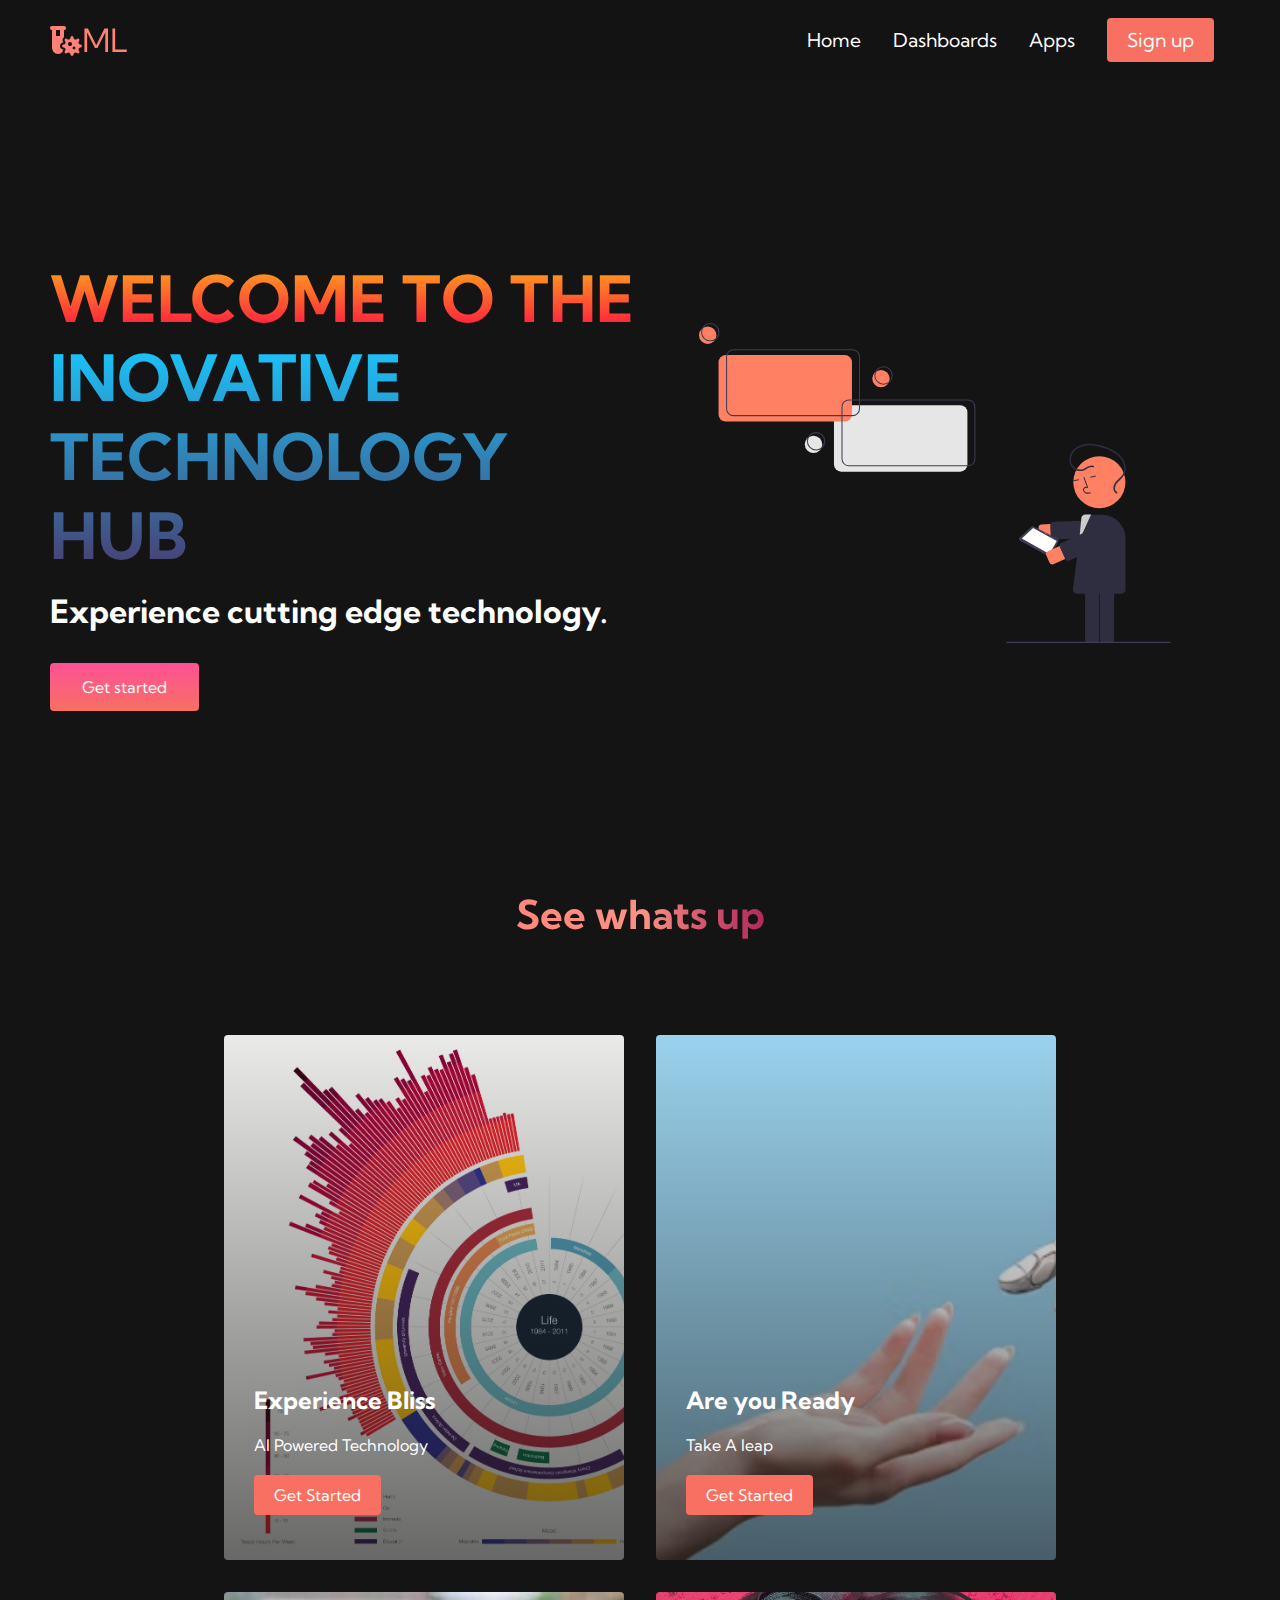
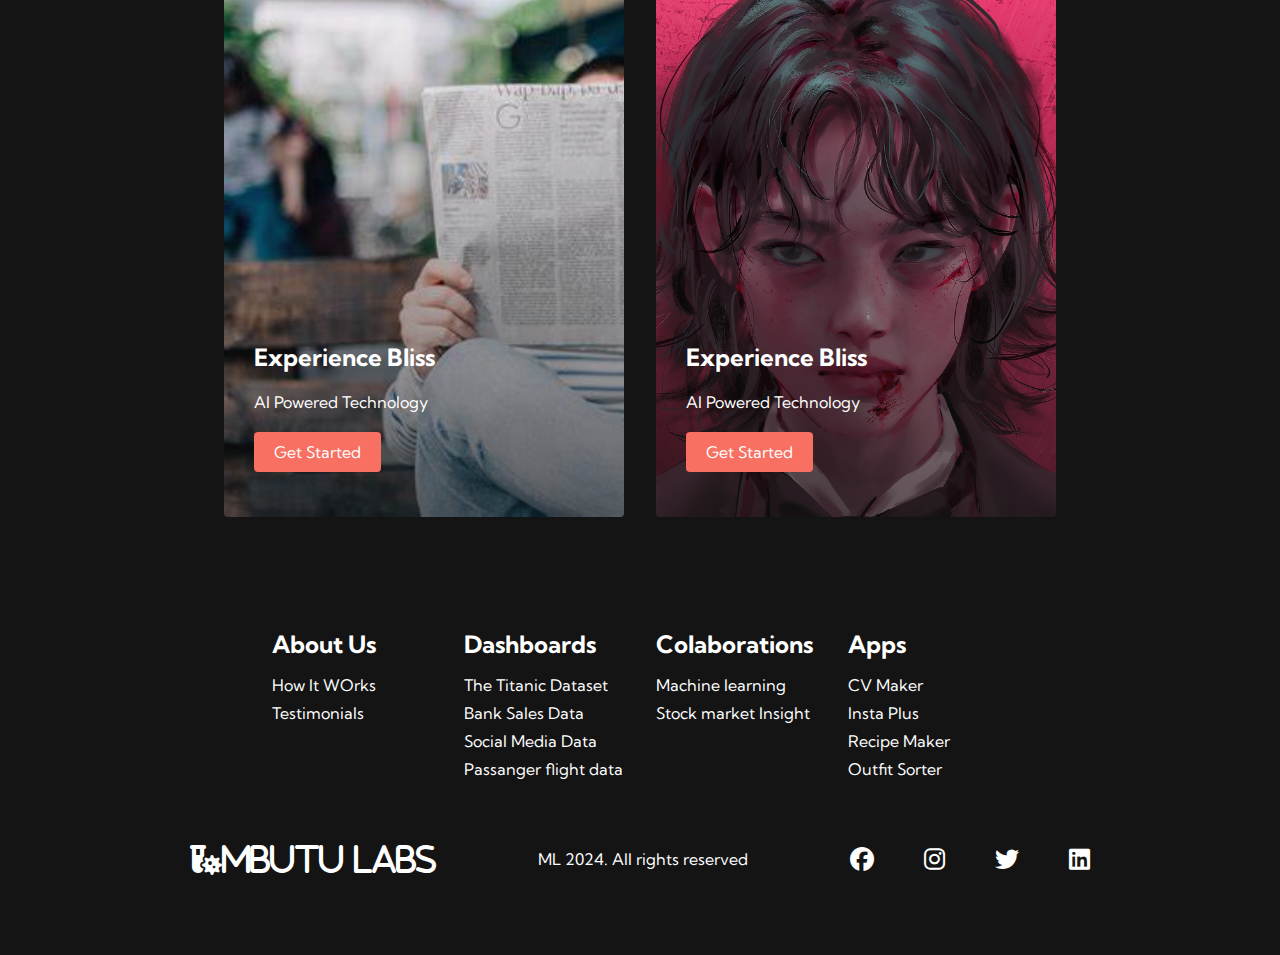
<file: index.html>
<!DOCTYPE html>
<html lang="en">
<head>
    <meta charset="UTF-8">
    <meta name="viewport" content="width=device-width, initial-scale=1.0">
    <title>Mbutu Labs</title>
    <link rel="stylesheet" href="style.css"/>
    <link rel="preconnect" href="https://fonts.googleapis.com">
    <link rel="preconnect" href="https://fonts.gstatic.com" crossorigin>
    <link href="https://fonts.googleapis.com/css2?family=Kumbh+Sans:wght@100..900&display=swap" rel="stylesheet">
    <link rel="stylesheet" href="https://cdnjs.cloudflare.com/ajax/libs/font-awesome/6.2.0/css/all.min.css">
    <link rel="stylesheet" href="https://github.com/PaulMbutu/mbutu_labs.io/tree/main/images">
</head>
<body>
    <nav class="navbar">
        <div class="navbar__container">
            <a href="/" id="navbar__logo"><i class="fa-solid fa-vial-virus"></i>ML</a>
            <div class="navbar__toggle" id="mobile-menu">
                <span class="bar"></span>
                <span class="bar"></span>
                <span class="bar"></span>
            </div>
            <ul class="navbar__menu">
                <li class="navbar__item">
                    <a href="Home.html" class="navbar__links">Home</a>
                </li>
                <li class="navbar__item">
                    <a href="Dashboards.html" class="navbar__links">Dashboards</a>
                </li>
                <li class="navbar__item">
                    <a href="Apps.html" class="navbar__links">Apps</a>
                </li>
                <li class="navbar__btn">
                    <a href="Home.html" class="button">Sign up</a>
                </li>
            </ul>
        </div>
    </nav>
    <div class="main">
        <div class="main__container">
            <div class="main__content">
                <h1>WELCOME TO THE </h1>
                <h2>INOVATIVE TECHNOLOGY HUB</h2>
                <p>Experience cutting edge technology.</p>
                <button class="main__btn">
                    <a href="Home.html">Get started</a>
                </button>
            </div>
            <div class="main__img__container">
                <img src="images/pic1.svg" alt="image" id="main__img">
            </div>
        </div>
    </div>
    <!-----Services Section-->
    <div class="services">
        <h1>See whats up</h1>
        <div class="services__container">
            <div class="services__card">
                <h2>Experience Bliss</h2>
                <p>AI Powered Technology</p>
                <button>Get Started</button>
            </div>
            <div class="services__card">
                <h2>Are you Ready</h2>
                <p>Take A leap</p>
                <button>Get Started</button>
            </div>
            <div class="services__card">
                <h2>Experience Bliss</h2>
                <p>AI Powered Technology</p>
                <button>Get Started</button>
            </div>
            <div class="services__card">
                <h2>Experience Bliss</h2>
                <p>AI Powered Technology</p>
                <button>Get Started</button>
            </div>
        </div>
    </div>

    <!-----Footer Section-->
    <div class="footer__container">
        <div class="footer__links">
            <div class="footer__link__wrapper">
                <div class="footer__link__items">
                    <h2>About Us</h2>
                    <a href="">How It WOrks</a>
                    <a href="">Testimonials</a>
                </div>
                <div class="footer__link__items">
                    <h2>Dashboards</h2>
                    <a href="">The Titanic Dataset</a>
                    <a href="">Bank Sales Data</a>
                    <a href="">Social Media Data</a>
                    <a href="">Passanger flight data</a>
                </div>
                <div class="footer__link__items">
                    <h2>Colaborations</h2>
                    <a href="">Machine learning</a>
                    <a href="">Stock market Insight</a>
                </div>
                <div class="footer__link__items">
                    <h2>Apps</h2>
                    <a href="">CV Maker</a>
                    <a href="">Insta Plus</a>
                    <a href="">Recipe Maker</a>
                    <a href="">Outfit Sorter</a>
                </div>
            </div>
        </div>
        <div class="social__media">
            <div class="social__media__wrap">
                <div class="footer__logo">
                    <a href="/" id="footer__logo">
                        <i class="fa-solid fa-vial-virus">Mbutu Labs</i>
                    </a>
                </div>
                <p class="website__rights">ML 2024. All rights reserved</p>
                <div class="social__icons">
                    <a href="https://www.facebook.com/profile.php?id=100081773711823" class="social__icon__link" target="_blank"><i class="fab fa-facebook"></i></a>
                    <a href="https://www.instagram.com/chester.black/" class="social__icon__link" target="_blank"><i class="fab fa-instagram"></i></a>
                    <a href="https://twitter.com/Pau__Paul" class="social__icon__link" target="_blank"><i class="fab fa-twitter"></i></a>
                    <a href="https://www.linkedin.com/in/paul-mutisya-89713a23a/" class="social__icon__link" target="_blank"><i class="fab fa-linkedin"></i></a>
                </div>
            </div>
        </div>
    </div>
    <script src="app.js"></script>
</body>
</html>
</file>
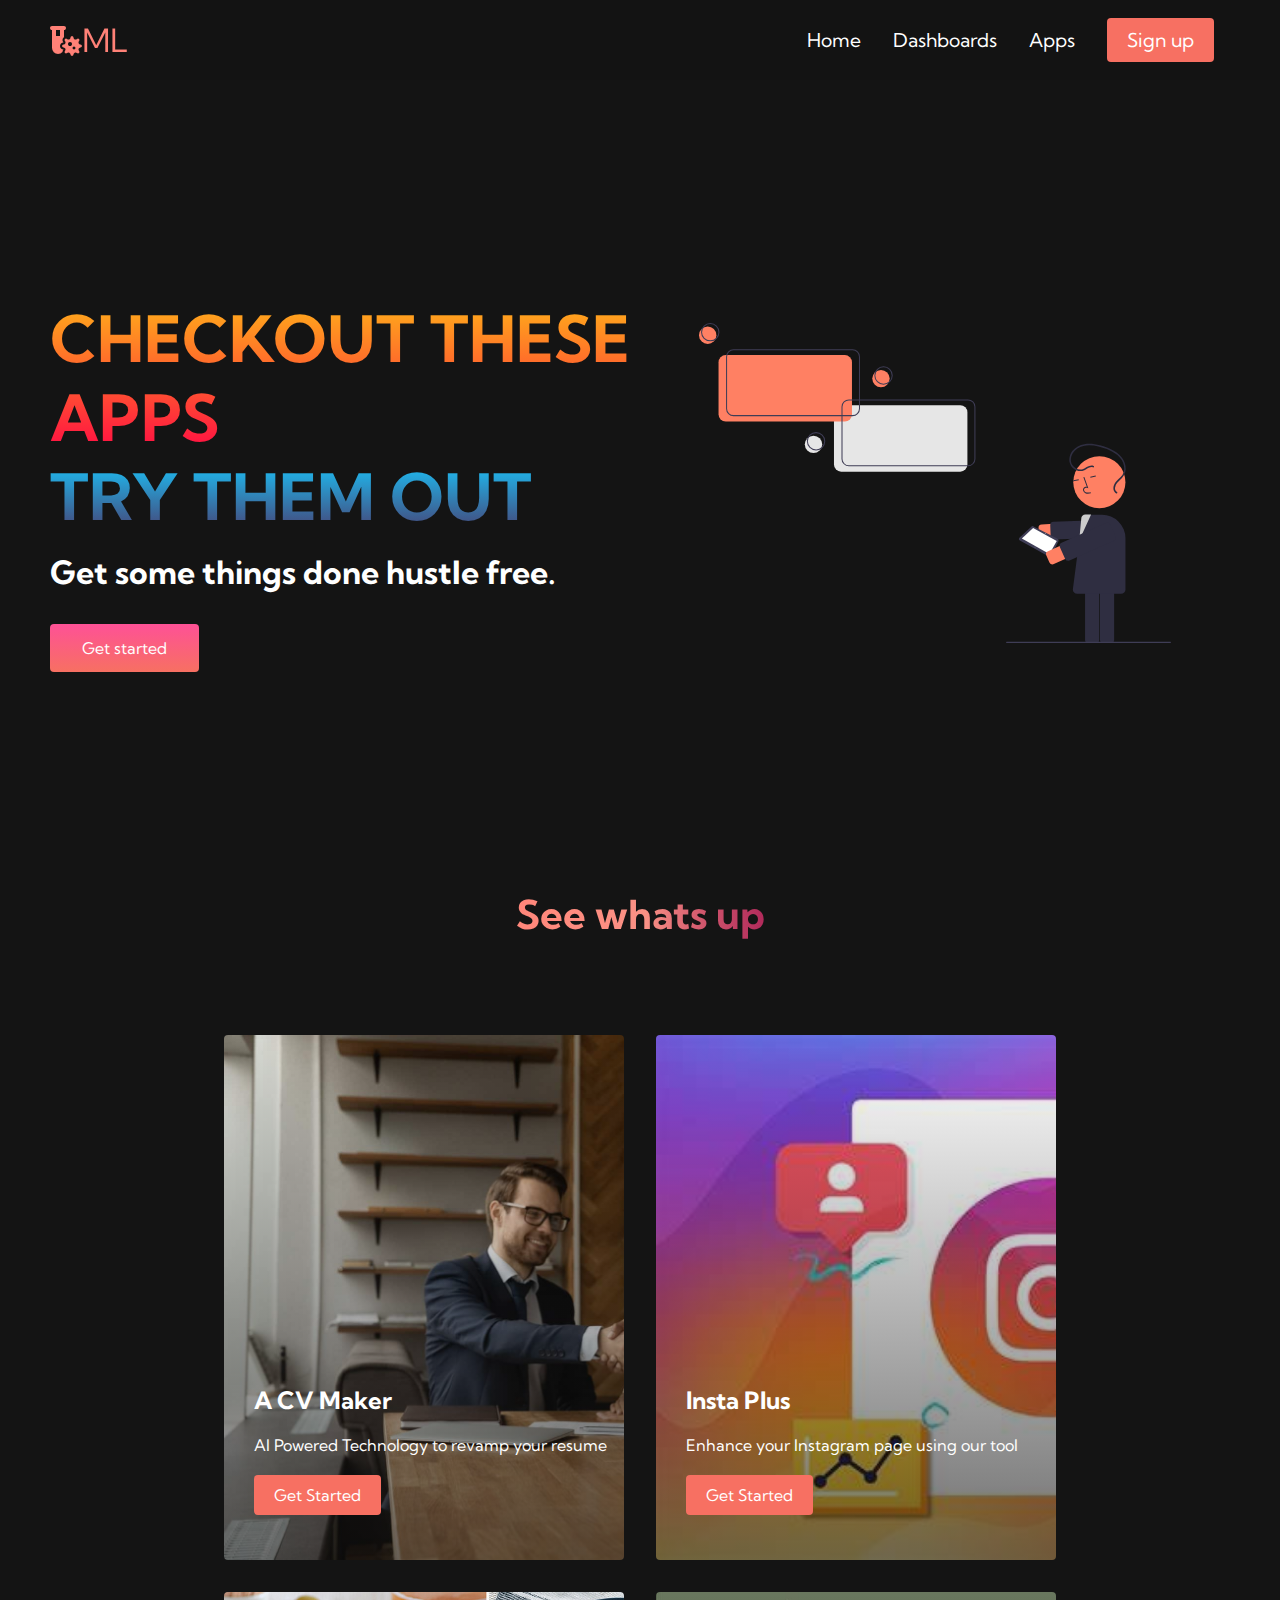
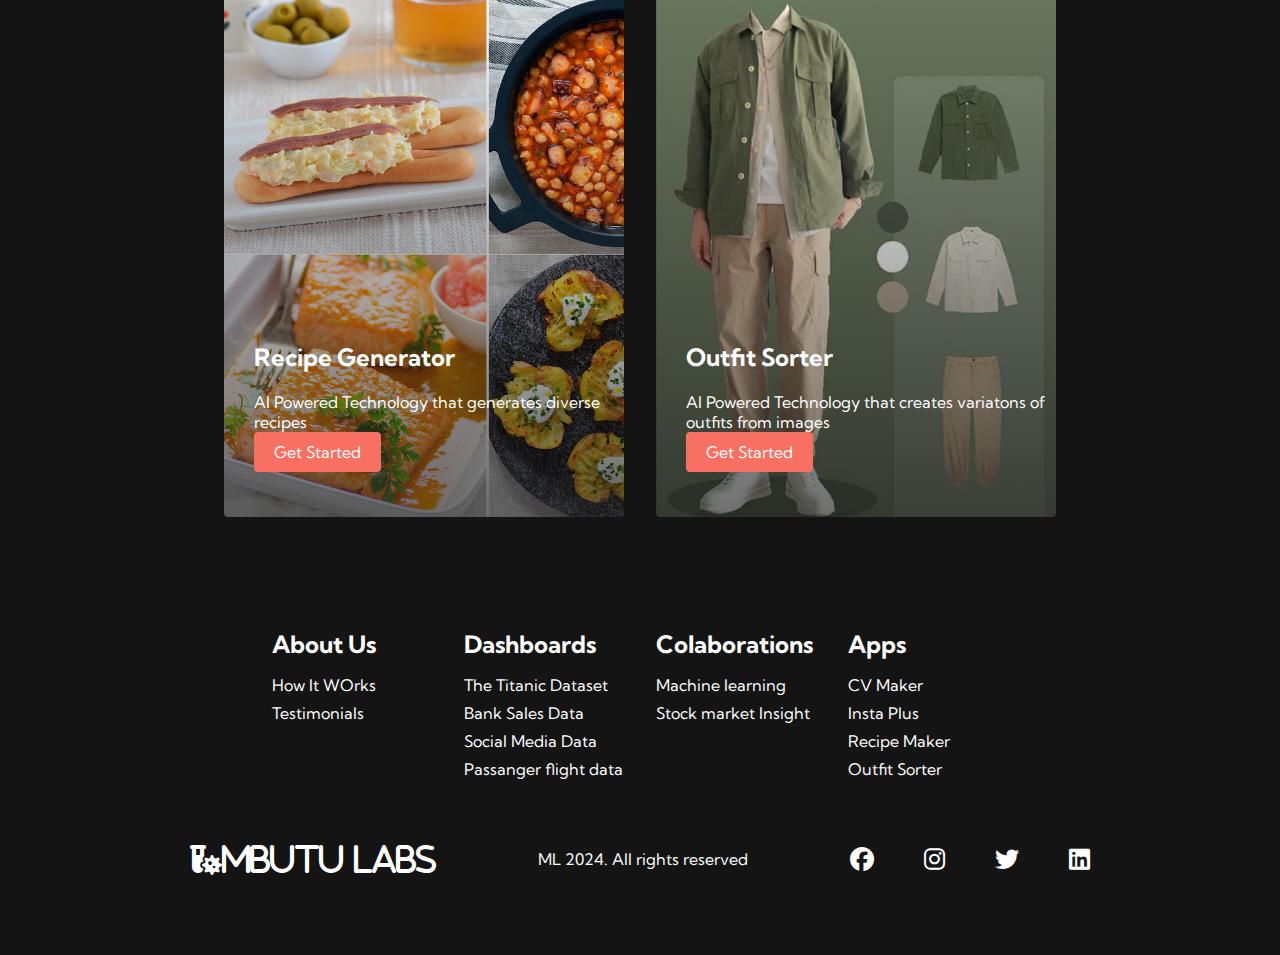
<file: Apps.html>
<!DOCTYPE html>
<html lang="en">
<head>
    <meta charset="UTF-8">
    <meta name="viewport" content="width=device-width, initial-scale=1.0">
    <title>Mbutu Labs</title>
    <link rel="stylesheet" href="style_apps.css"/>
    <link rel="preconnect" href="https://fonts.googleapis.com">
    <link rel="preconnect" href="https://fonts.gstatic.com" crossorigin>
    <link href="https://fonts.googleapis.com/css2?family=Kumbh+Sans:wght@100..900&display=swap" rel="stylesheet">
    <link rel="stylesheet" href="https://cdnjs.cloudflare.com/ajax/libs/font-awesome/6.2.0/css/all.min.css">
    <link rel="stylesheet" href="https://github.com/PaulMbutu/mbutu_labs.io/tree/main/images">
</head>
<body>
    <nav class="navbar">
        <div class="navbar__container">
            <a href="/" id="navbar__logo"><i class="fa-solid fa-vial-virus"></i>ML</a>
            <div class="navbar__toggle" id="mobile-menu">
                <span class="bar"></span>
                <span class="bar"></span>
                <span class="bar"></span>
            </div>
            <ul class="navbar__menu">
                <li class="navbar__item">
                    <a href="Home.html" class="navbar__links">Home</a>
                </li>
                <li class="navbar__item">
                    <a href="Dashboards.html" class="navbar__links">Dashboards</a>
                </li>
                <li class="navbar__item">
                    <a href="Apps.html" class="navbar__links">Apps</a>
                </li>
                <li class="navbar__btn">
                    <a href="Home.html" class="button">Sign up</a>
                </li>
            </ul>
        </div>
    </nav>
    <div class="main">
        <div class="main__container">
            <div class="main__content">
                <h1>CHECKOUT THESE APPS</h1>
                <h2>TRY THEM OUT</h2>
                <p>Get some things done hustle free.</p>
                <button class="main__btn">
                    <a href="Home.html">Get started</a>
                </button>
            </div>
            <div class="main__img__container">
                <img src="images/pic1.svg" alt="image" id="main__img">
            </div>
        </div>
    </div>
    <!-----Services Section-->
    <div class="services">
        <h1>See whats up</h1>
        <div class="services__container">
            <div class="services__card">
                <h2>A CV Maker</h2>
                <p>AI Powered Technology to revamp your resume</p>
                <a href=Apps_CV_maker.html></a>
                <button>Get Started</button>
            </div>
            <div class="services__card">
                <h2>Insta Plus</h2>
                <p>Enhance your Instagram page using our tool</p>
                <a href=Apps_Insta_plus.html></a>
                <button>Get Started</button>
            </div>
            <div class="services__card">
                <h2>Recipe Generator</h2>
                <p>AI Powered Technology that generates diverse recipes</p>
                <a href=Apps_Recipe_app.html></a>
                <button>Get Started</button>
            </div>
            <div class="services__card">
                <h2>Outfit Sorter</h2>
                <p>AI Powered Technology that creates variatons of outfits from images</p>
                <a href=Apps_Outfit.html></a>
                <button>Get Started</button>
            </div>
        </div>
    </div>

    <!-----Footer Section-->
    <div class="footer__container">
        <div class="footer__links">
            <div class="footer__link__wrapper">
                <div class="footer__link__items">
                    <h2>About Us</h2>
                    <a href="">How It WOrks</a>
                    <a href="">Testimonials</a>
                </div>
                <div class="footer__link__items">
                    <h2>Dashboards</h2>
                    <a href="">The Titanic Dataset</a>
                    <a href="">Bank Sales Data</a>
                    <a href="">Social Media Data</a>
                    <a href="">Passanger flight data</a>
                </div>
                <div class="footer__link__items">
                    <h2>Colaborations</h2>
                    <a href="">Machine learning</a>
                    <a href="">Stock market Insight</a>
                </div>
                <div class="footer__link__items">
                    <h2>Apps</h2>
                    <a href="">CV Maker</a>
                    <a href="">Insta Plus</a>
                    <a href="">Recipe Maker</a>
                    <a href="">Outfit Sorter</a>
                </div>
            </div>
        </div>
        <div class="social__media">
            <div class="social__media__wrap">
                <div class="footer__logo">
                    <a href="/" id="footer__logo">
                        <i class="fa-solid fa-vial-virus">Mbutu Labs</i>
                    </a>
                </div>
                <p class="website__rights">ML 2024. All rights reserved</p>
                <div class="social__icons">
                    <a href="https://www.facebook.com/profile.php?id=100081773711823" class="social__icon__link" target="_blank"><i class="fab fa-facebook"></i></a>
                    <a href="https://www.instagram.com/chester.black/" class="social__icon__link" target="_blank"><i class="fab fa-instagram"></i></a>
                    <a href="https://twitter.com/Pau__Paul" class="social__icon__link" target="_blank"><i class="fab fa-twitter"></i></a>
                    <a href="https://www.linkedin.com/in/paul-mutisya-89713a23a/" class="social__icon__link" target="_blank"><i class="fab fa-linkedin"></i></a>
                </div>
            </div>
        </div>
    </div>
    <script src="app.js"></script>
</body>
</html>
</file>
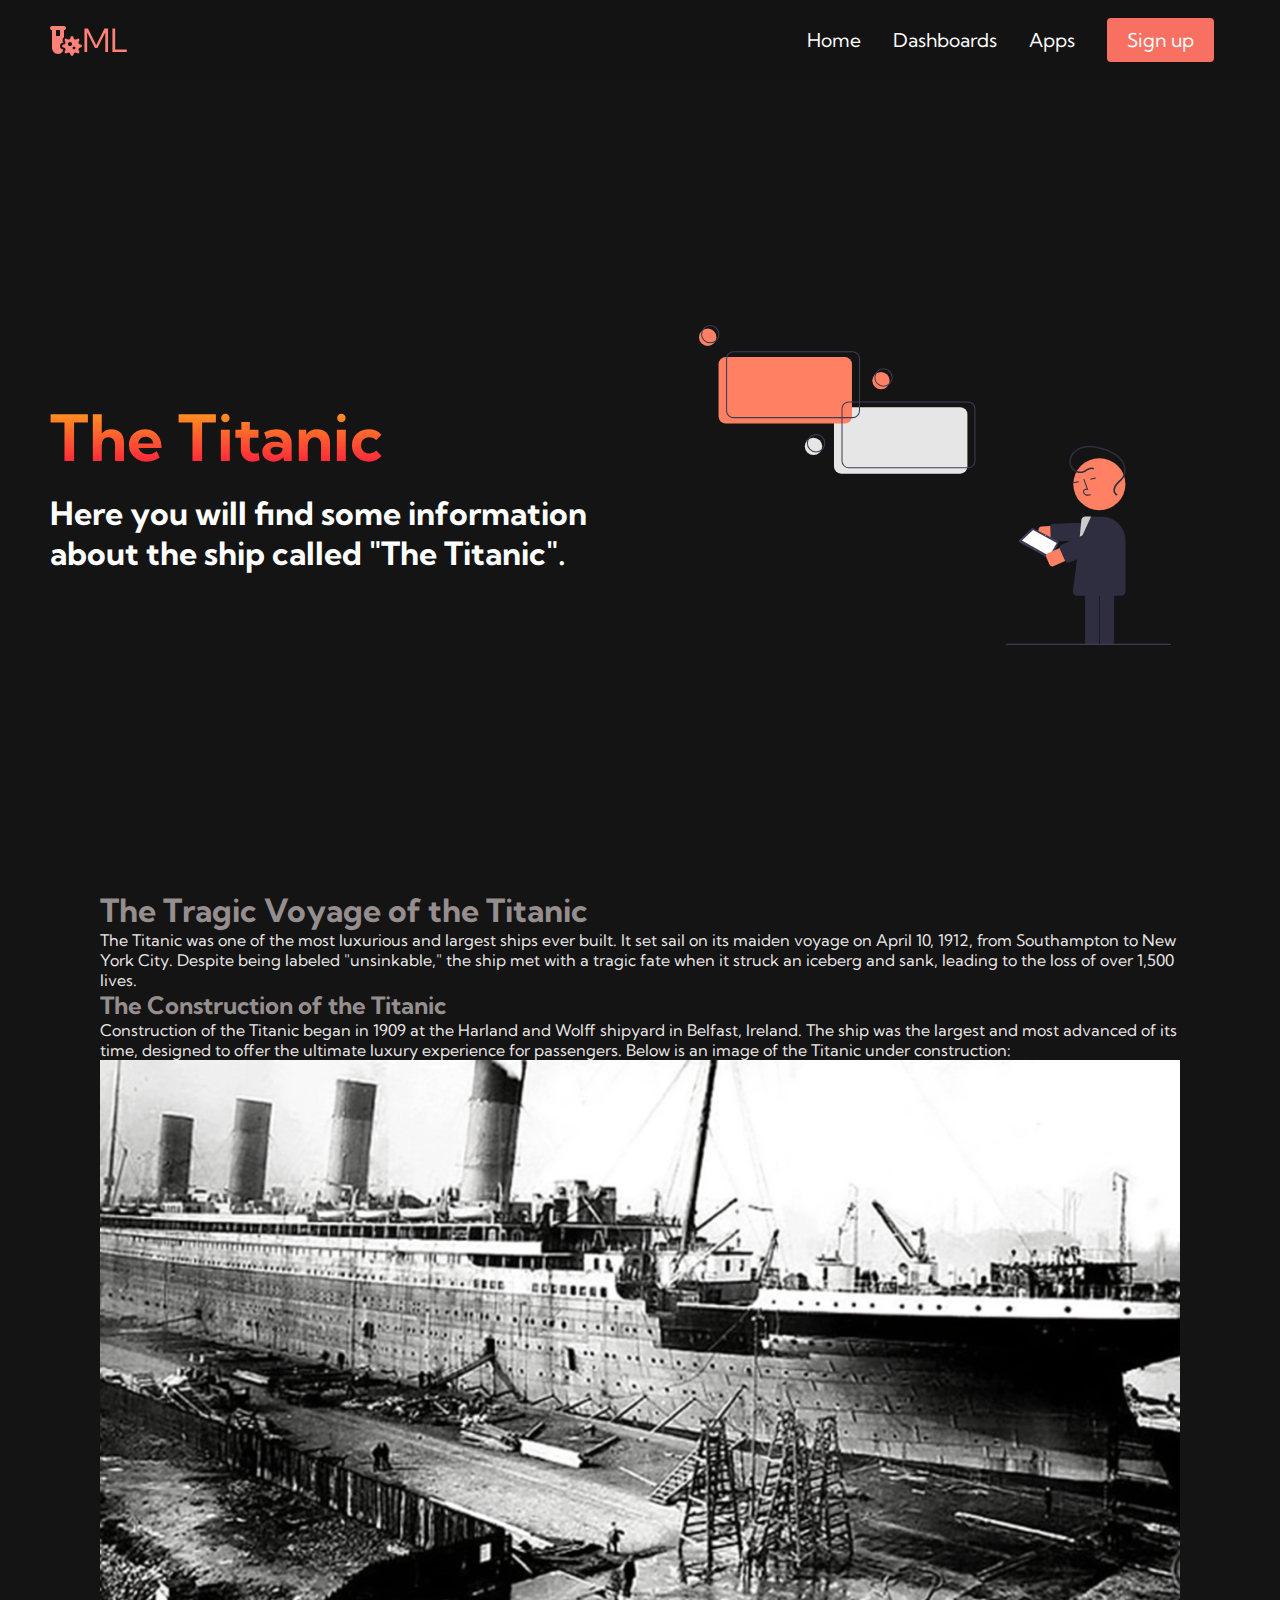
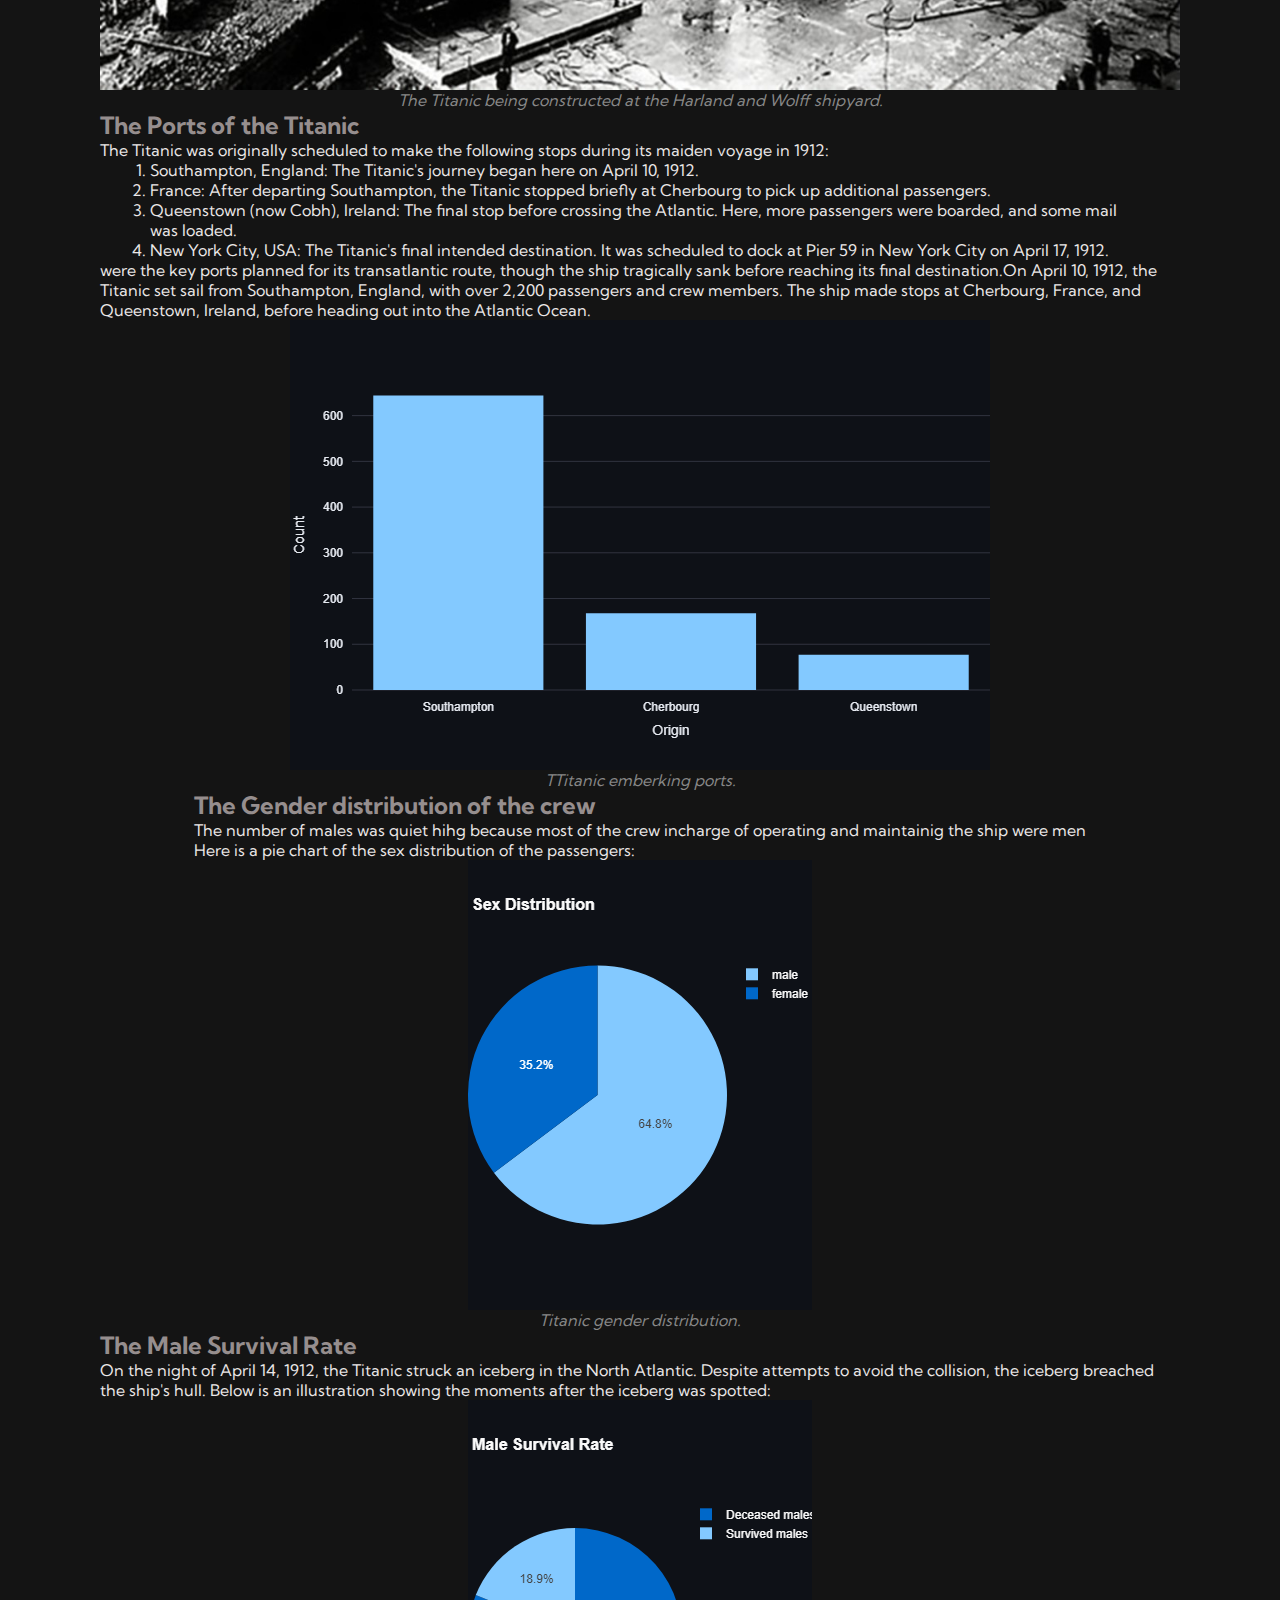
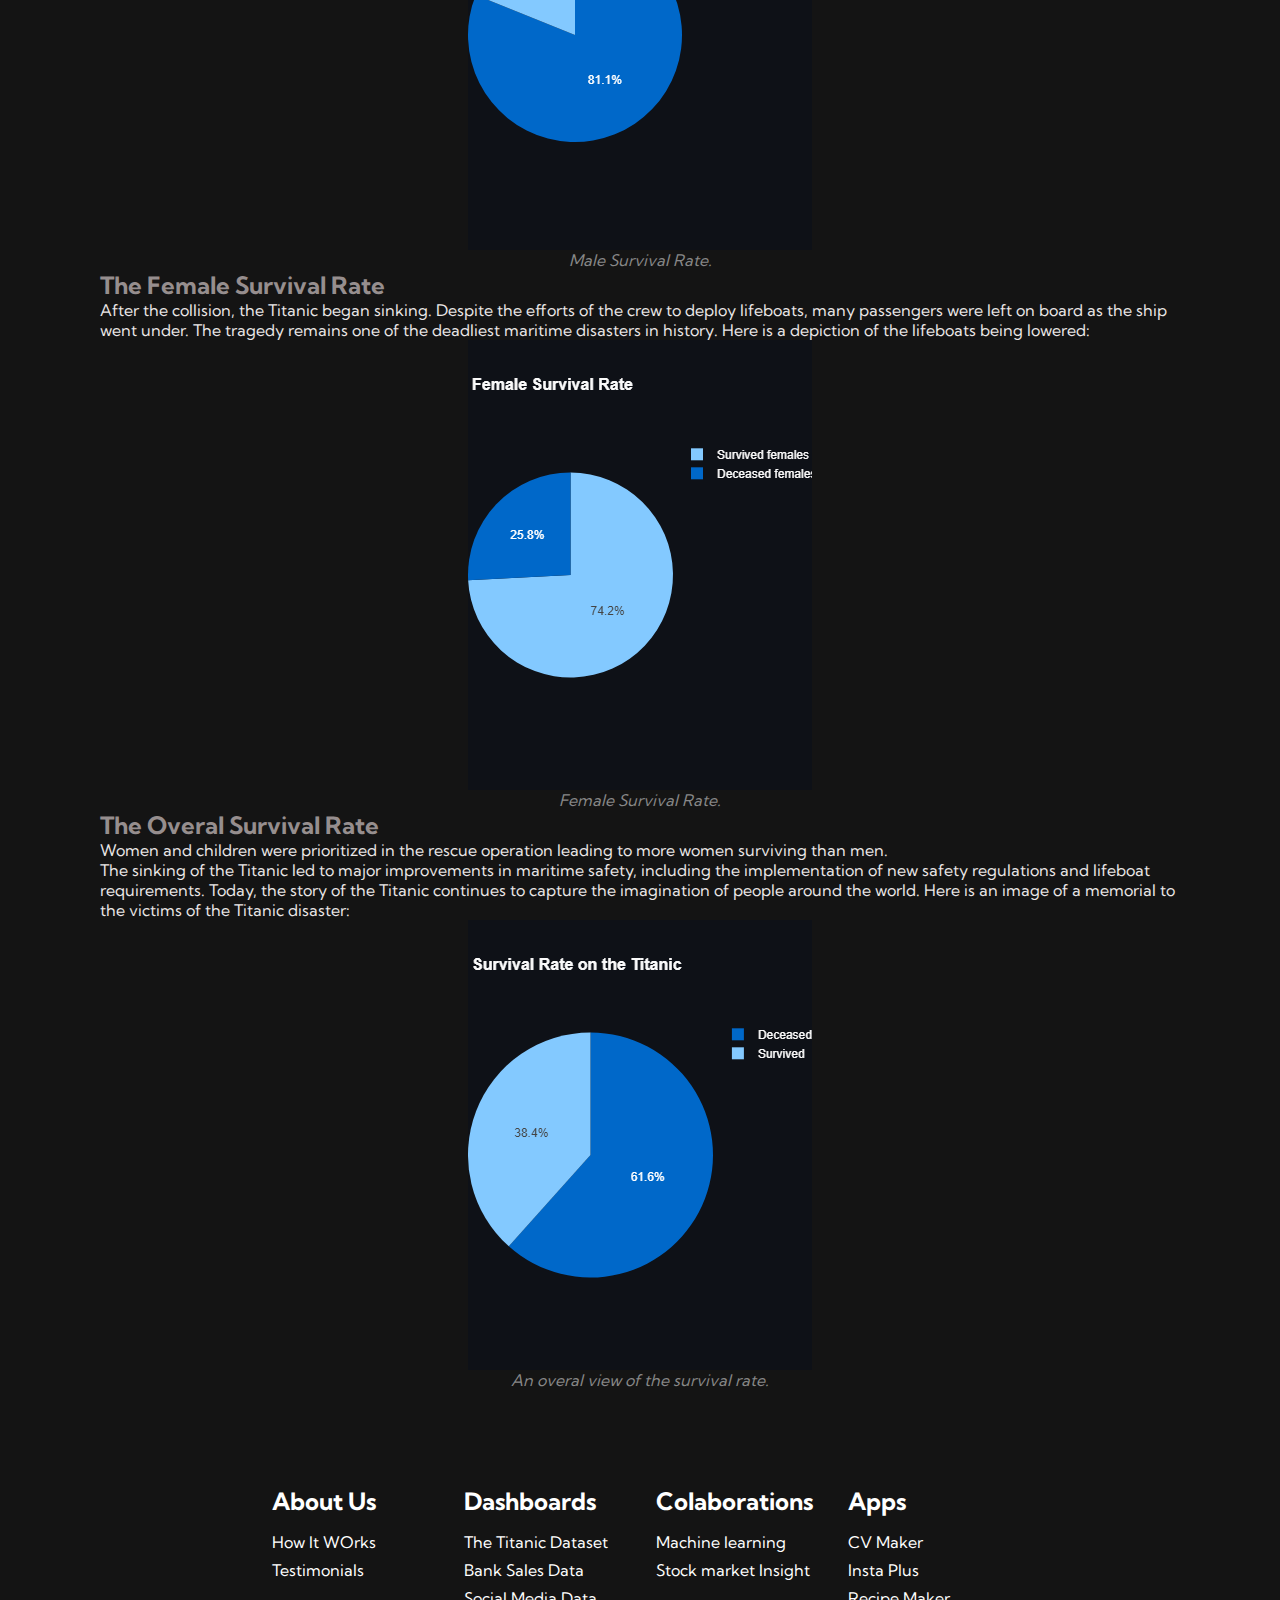
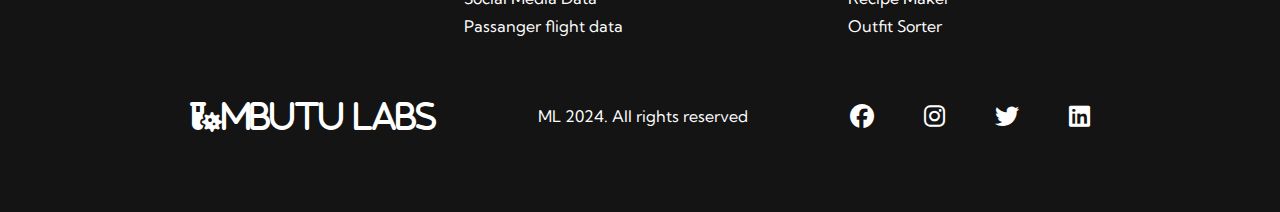
<file: Apps_CV_maker.html>
<!DOCTYPE html>
<html lang="en">
<head>
    <meta charset="UTF-8">
    <meta name="viewport" content="width=device-width, initial-scale=1.0">
    <title>Mbutu Labs</title>
    <link rel="stylesheet" href="style_dashboards_titanic.css"/>
    <link rel="preconnect" href="https://fonts.googleapis.com">
    <link rel="preconnect" href="https://fonts.gstatic.com" crossorigin>
    <link href="https://fonts.googleapis.com/css2?family=Kumbh+Sans:wght@100..900&display=swap" rel="stylesheet">
    <link rel="stylesheet" href="https://cdnjs.cloudflare.com/ajax/libs/font-awesome/6.2.0/css/all.min.css">
    <link rel="stylesheet" href="https://github.com/PaulMbutu/mbutu_labs.io/tree/main/images">

</head>
<body>
    <nav class="navbar">
        <div class="navbar__container">
            <a href="/" id="navbar__logo"><i class="fa-solid fa-vial-virus"></i>ML</a>
            <div class="navbar__toggle" id="mobile-menu">
                <span class="bar"></span>
                <span class="bar"></span>
                <span class="bar"></span>
            </div>
            <ul class="navbar__menu">
                <li class="navbar__item">
                    <a href="Home.html" class="navbar__links">Home</a>
                </li>
                <li class="navbar__item">
                    <a href="Dashboards.html" class="navbar__links">Dashboards</a>
                </li>
                <li class="navbar__item">
                    <a href="Apps.html" class="navbar__links">Apps</a>
                </li>
                <li class="navbar__btn">
                    <a href="Dashboards.html" class="button">Sign up</a>
                </li>
            </ul>
        </div>
    </nav>
    <div class="main">
        <div class="main__container">
            <div class="main__content">
                <h1>The Titanic</h1>
                <p>Here you will find some information about the ship called "The Titanic".</p>
            </div>
            <div class="main__img__container">
                <img src="images/pic1.svg" alt="image" id="main__img">
            </div>
        </div>
    </div>
    <!---Article section--->
    <div class="article_container">
        <article>
            <div class="article-section">
                <h1>The Tragic Voyage of the Titanic</h1>
    
                <p>The Titanic was one of the most luxurious and largest ships ever built. It set sail on its maiden voyage on April 10, 1912, from Southampton to New York City. Despite being labeled "unsinkable," the ship met with a tragic fate when it struck an iceberg and sank, leading to the loss of over 1,500 lives.</p>
                
            </div>
            <div class="article-section">
                <h2>The Construction of the Titanic</h2>
                <p>Construction of the Titanic began in 1909 at the Harland and Wolff shipyard in Belfast, Ireland. The ship was the largest and most advanced of its time, designed to offer the ultimate luxury experience for passengers. Below is an image of the Titanic under construction:</p>
                <img src="images/titanic_construction.jpeg" alt="Titanic emberking ports">
                <div class="caption">The Titanic being constructed at the Harland and Wolff shipyard.</div>
            </div>

            <div class="article-section">
                <h2>The Ports of the Titanic</h2>
                <p>The Titanic was originally scheduled to make the following stops during its maiden voyage in 1912:</p>
                <ol class="inline-flex-list">
                    <li>Southampton, England: The Titanic's journey began here on April 10, 1912.</li>
                    <li>France: After departing Southampton, the Titanic stopped briefly at Cherbourg to pick up additional passengers.</li>
                    <li>Queenstown (now Cobh), Ireland: The final stop before crossing the Atlantic. Here, more passengers were boarded, and some mail was loaded.</li>
                    <li>New York City, USA: The Titanic's final intended destination. It was scheduled to dock at Pier 59 in New York City on April 17, 1912.</li>
                </ol>
                <p>were the key ports planned for its transatlantic route, though the ship tragically sank before reaching its final destination.On April 10, 1912, the Titanic set sail from Southampton, England, with over 2,200 passengers and crew members. The ship made stops at Cherbourg, France, and Queenstown, Ireland, before heading out into the Atlantic Ocean.</p>
                <img src="images/titanic_ports.png" alt="Titanic emberking ports">
                <div class="caption">TTitanic emberking ports.</div>
            </div>

    
            <div class="article-section">
                <h2>The Gender distribution of the crew</h2>
                <p>The number of males was quiet hihg because most of the crew  incharge of operating and maintainig the ship were men</p>
                <p> Here is a pie chart of the sex distribution of the passengers:</p>
                <img src="images/titanic_sex_distribution.png" alt="Titanic gender distribution">
                <div class="caption">Titanic gender distribution.</div>
            </div>
    
            <div class="article-section">
                <h2>The Male Survival Rate</h2>
                <p>On the night of April 14, 1912, the Titanic struck an iceberg in the North Atlantic. Despite attempts to avoid the collision, the iceberg breached the ship's hull. Below is an illustration showing the moments after the iceberg was spotted:</p>
                <div class="article_image">
                    <img src="images/titanic_male_survival_rate.png" alt="Male Survival Rate"> 
                </div>
                <div class="caption">Male Survival Rate.</div>
            </div>
    
            <div class="article-section">
                <h2>The Female Survival Rate</h2>
                <p>After the collision, the Titanic began sinking. Despite the efforts of the crew to deploy lifeboats, many passengers were left on board as the ship went under. The tragedy remains one of the deadliest maritime disasters in history. Here is a depiction of the lifeboats being lowered:</p>
                <img src="images/titanic_female_survival_rate.png" alt="Female Survival Rate">
                <div class="caption">Female Survival Rate.</div>
            </div>
    
            <div class="article-section">
                <h2>The Overal Survival Rate</h2>
                <p>Women and children were prioritized in the rescue operation leading to more women surviving than men.</p>
                <p>The sinking of the Titanic led to major improvements in maritime safety, including the implementation of new safety regulations and lifeboat requirements. Today, the story of the Titanic continues to capture the imagination of people around the world. Here is an image of a memorial to the victims of the Titanic disaster:</p>
                <img src="images/titanic_survival_rate.png" alt="An overal view of the survival rate">
                <div class="caption">An overal view of the survival rate.</div>
            </div>
        </article>
    </div>


    <!-----Footer Section-->
    <div class="footer__container">
        <div class="footer__links">
            <div class="footer__link__wrapper">
                <div class="footer__link__items">
                    <h2>About Us</h2>
                    <a href="">How It WOrks</a>
                    <a href="">Testimonials</a>
                </div>
                <div class="footer__link__items">
                    <h2>Dashboards</h2>
                    <a href="">The Titanic Dataset</a>
                    <a href="">Bank Sales Data</a>
                    <a href="">Social Media Data</a>
                    <a href="">Passanger flight data</a>
                </div>
                <div class="footer__link__items">
                    <h2>Colaborations</h2>
                    <a href="">Machine learning</a>
                    <a href="">Stock market Insight</a>
                </div>
                <div class="footer__link__items">
                    <h2>Apps</h2>
                    <a href="">CV Maker</a>
                    <a href="">Insta Plus</a>
                    <a href="">Recipe Maker</a>
                    <a href="">Outfit Sorter</a>
                </div>
            </div>
        </div>
        <div class="social__media">
            <div class="social__media__wrap">
                <div class="footer__logo">
                    <a href="/" id="footer__logo">
                        <i class="fa-solid fa-vial-virus">Mbutu Labs</i>
                    </a>
                </div>
                <p class="website__rights">ML 2024. All rights reserved</p>
                <div class="social__icons">
                    <a href="https://www.facebook.com/profile.php?id=100081773711823" class="social__icon__link" target="_blank"><i class="fab fa-facebook"></i></a>
                    <a href="https://www.instagram.com/chester.black/" class="social__icon__link" target="_blank"><i class="fab fa-instagram"></i></a>
                    <a href="https://twitter.com/Pau__Paul" class="social__icon__link" target="_blank"><i class="fab fa-twitter"></i></a>
                    <a href="https://www.linkedin.com/in/paul-mutisya-89713a23a/" class="social__icon__link" target="_blank"><i class="fab fa-linkedin"></i></a>
                </div>
            </div>
        </div>
    </div>
    <script src="app.js"></script>
</body>
</html>
</file>
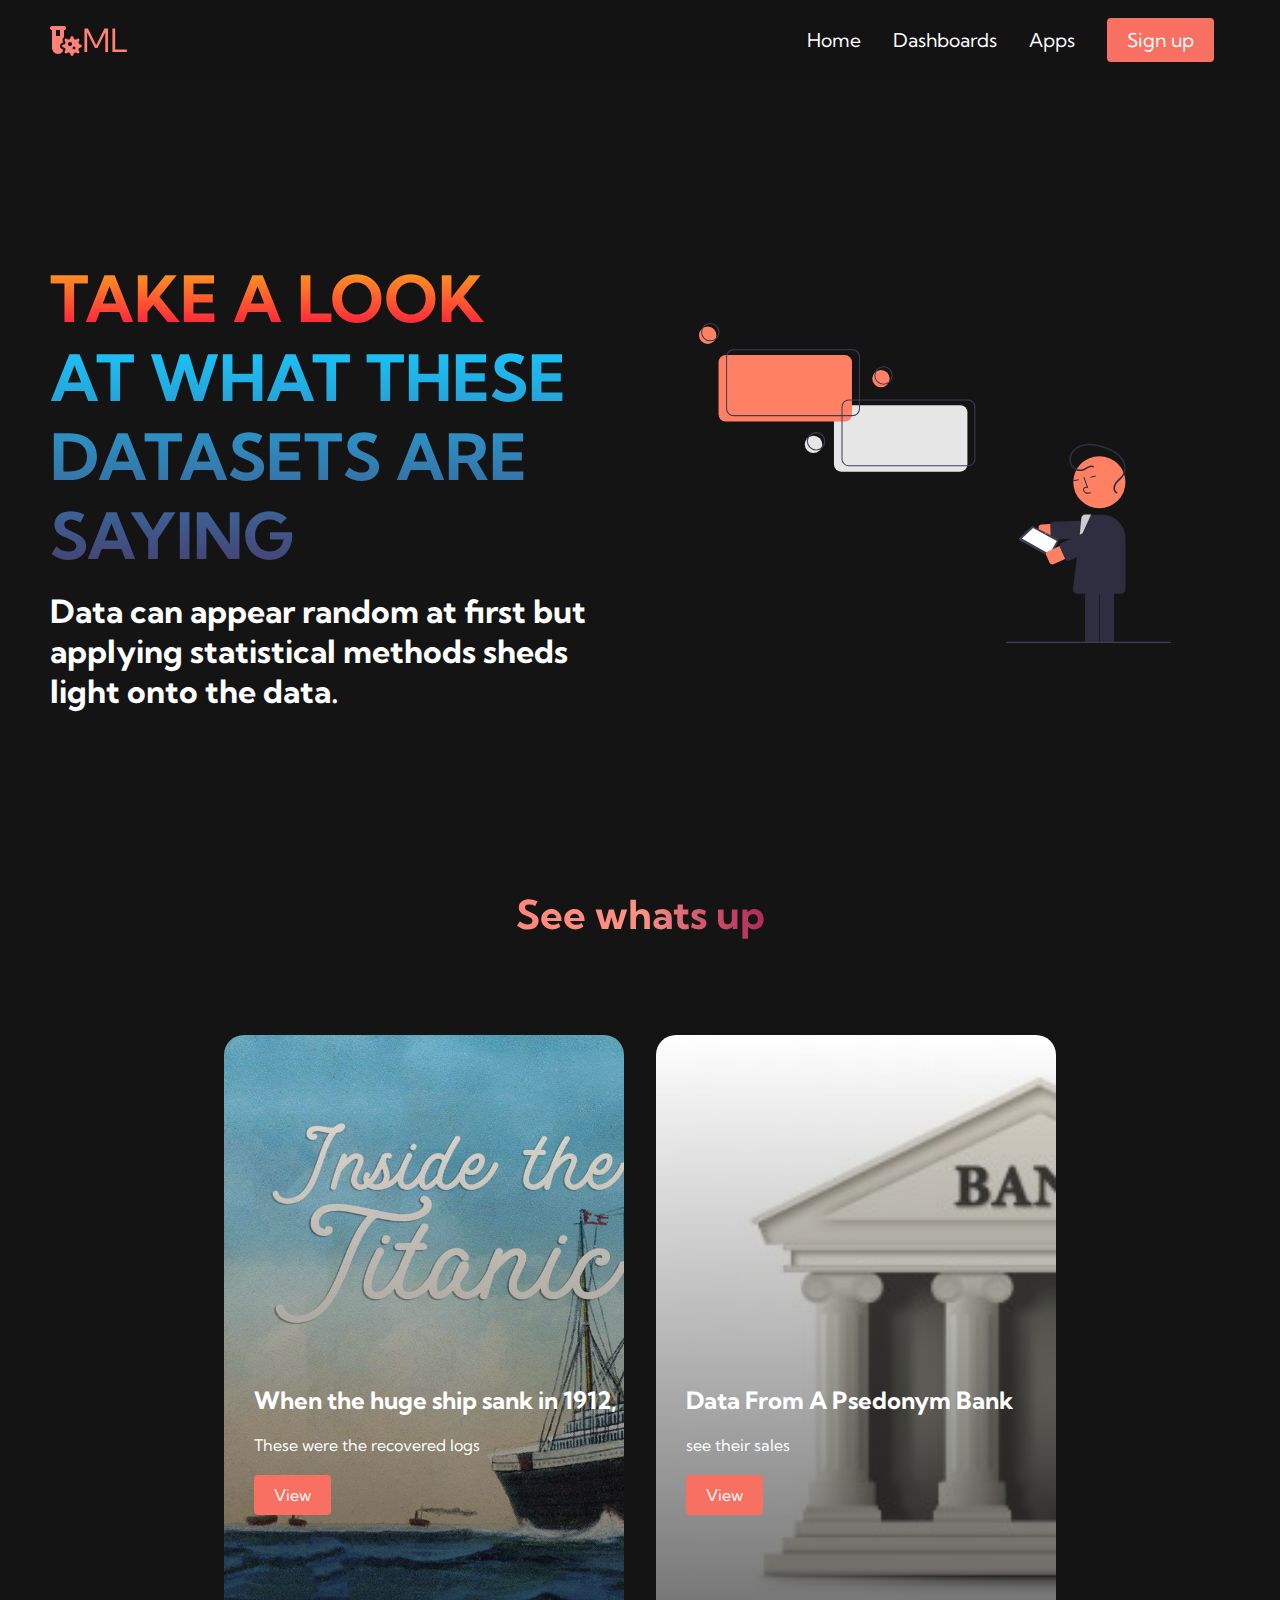
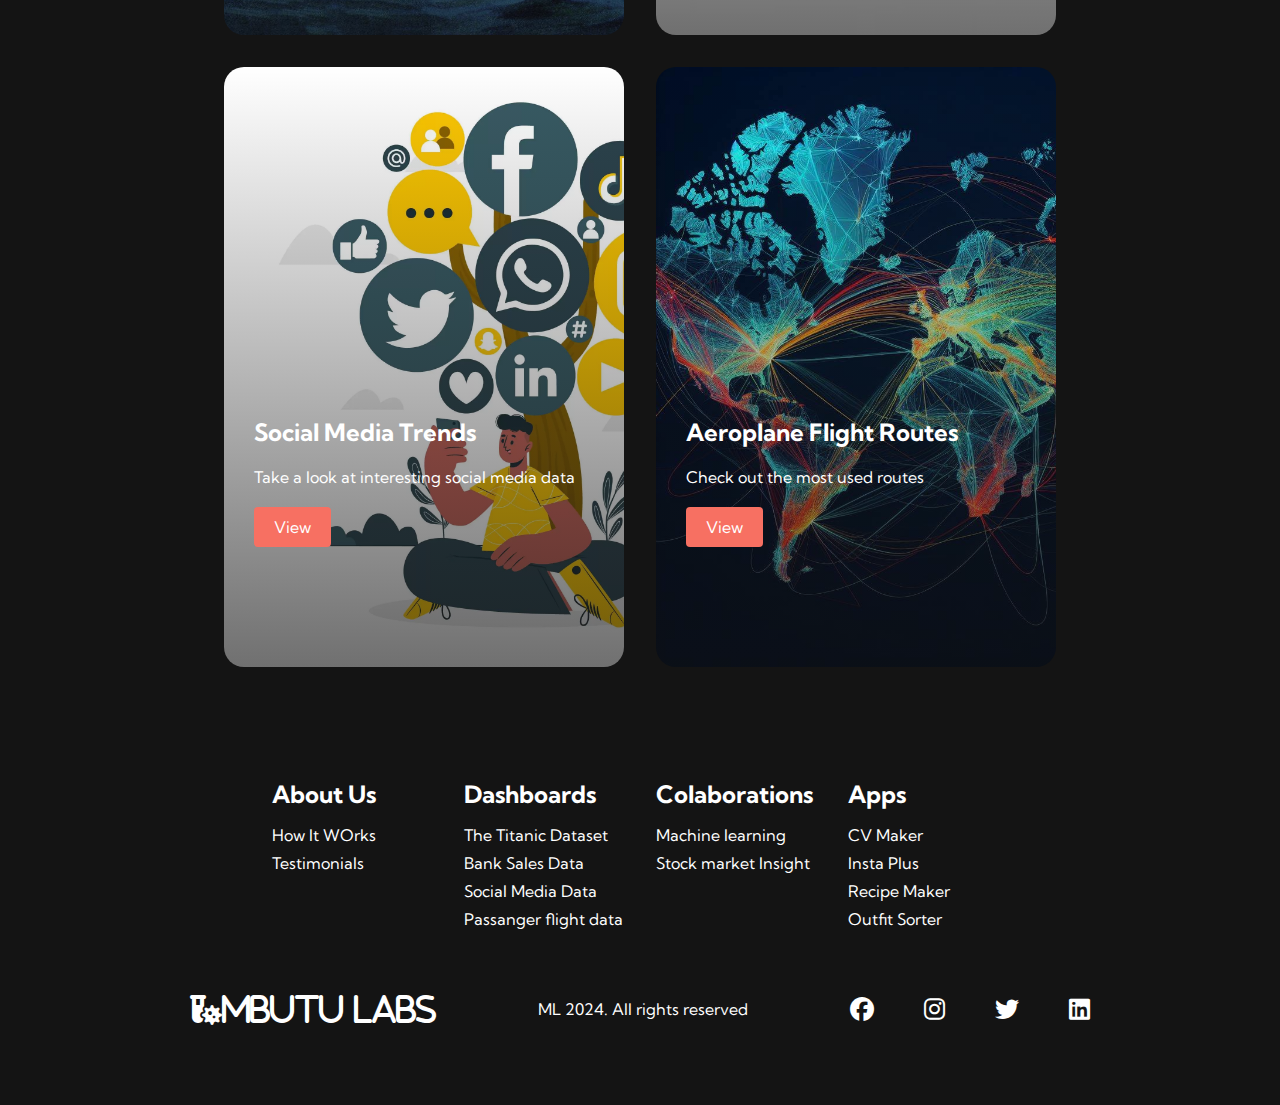
<file: Dashboards.html>
<!DOCTYPE html>
<html lang="en">
<head>
    <meta charset="UTF-8">
    <meta name="viewport" content="width=device-width, initial-scale=1.0">
    <title>Mbutu Labs</title>
    <link rel="stylesheet" href="style_dashboards.css"/>
    <link rel="preconnect" href="https://fonts.googleapis.com">
    <link rel="preconnect" href="https://fonts.gstatic.com" crossorigin>
    <link href="https://fonts.googleapis.com/css2?family=Kumbh+Sans:wght@100..900&display=swap" rel="stylesheet">
    <link rel="stylesheet" href="https://cdnjs.cloudflare.com/ajax/libs/font-awesome/6.2.0/css/all.min.css">
    <link rel="stylesheet" href="https://github.com/PaulMbutu/mbutu_labs.io/tree/main/images">
</head>
<body>
    <nav class="navbar">
        <div class="navbar__container">
            <a href="/" id="navbar__logo"><i class="fa-solid fa-vial-virus"></i>ML</a>
            <div class="navbar__toggle" id="mobile-menu">
                <span class="bar"></span>
                <span class="bar"></span>
                <span class="bar"></span>
            </div>
            <ul class="navbar__menu">
                <li class="navbar__item">
                    <a href="Home.html" class="navbar__links">Home</a>
                </li>
                <li class="navbar__item">
                    <a href="Dashboards.html" class="navbar__links">Dashboards</a>
                </li>
                <li class="navbar__item">
                    <a href="Apps.html" class="navbar__links">Apps</a>
                </li>
                <li class="navbar__btn">
                    <a href="Home.html" class="button">Sign up</a>
                </li>
            </ul>
        </div>
    </nav>
    <div class="main">
        <div class="main__container">
            <div class="main__content">
                <h1>TAKE A LOOK </h1>
                <h2>AT WHAT THESE DATASETS ARE SAYING</h2>
                <p>Data can appear random at first but applying statistical methods sheds light onto the data.</p>
            </div>
            <div class="main__img__container">
                <img src="images/pic1.svg" alt="image" id="main__img">
            </div>
        </div>
    </div>
    <!-----Services Section-->
    <div class="services">
        <h1>See whats up</h1>
        <div class="services__container">
            <div class="services__card">
                <h2>When the huge ship sank in 1912,</h2>
                <p>These were the recovered logs</p>
                <a href=Dashboards_titanic.html>
                    <button>View</button>
                </a>
            </div>
            <div class="services__card">
                <h2>Data From A Psedonym Bank</h2>
                <p>see  their sales</p>
                <a href=Dashboards_bank.html></a>
                <button>View</button>
            </div>
            <div class="services__card">
                <h2>Social Media Trends</h2>
                <p>Take a look at interesting social media data</p>
                <a href=Dashboards_Social_media_trends.html></a>
                <button>View</button>
            </div>
            <div class="services__card">
                <h2>Aeroplane Flight Routes</h2>
                <p>Check out the most used routes</p>
                <a href=Dashboards_AeroPlaneFlightsRoutes.html></a>
                <button>View</button>
            </div>
        </div>
    </div>

    <!-----Footer Section-->
    <div class="footer__container">
        <div class="footer__links">
            <div class="footer__link__wrapper">
                <div class="footer__link__items">
                    <h2>About Us</h2>
                    <a href="">How It WOrks</a>
                    <a href="">Testimonials</a>
                </div>
                <div class="footer__link__items">
                    <h2>Dashboards</h2>
                    <a href="">The Titanic Dataset</a>
                    <a href="">Bank Sales Data</a>
                    <a href="">Social Media Data</a>
                    <a href="">Passanger flight data</a>
                </div>
                <div class="footer__link__items">
                    <h2>Colaborations</h2>
                    <a href="">Machine learning</a>
                    <a href="">Stock market Insight</a>
                </div>
                <div class="footer__link__items">
                    <h2>Apps</h2>
                    <a href="">CV Maker</a>
                    <a href="">Insta Plus</a>
                    <a href="">Recipe Maker</a>
                    <a href="">Outfit Sorter</a>
                </div>
            </div>
        </div>
        <div class="social__media">
            <div class="social__media__wrap">
                <div class="footer__logo">
                    <a href="/" id="footer__logo">
                        <i class="fa-solid fa-vial-virus">Mbutu Labs</i>
                    </a>
                </div>
                <p class="website__rights">ML 2024. All rights reserved</p>
                <div class="social__icons">
                    <a href="https://www.facebook.com/profile.php?id=100081773711823" class="social__icon__link" target="_blank"><i class="fab fa-facebook"></i></a>
                    <a href="https://www.instagram.com/chester.black/" class="social__icon__link" target="_blank"><i class="fab fa-instagram"></i></a>
                    <a href="https://twitter.com/Pau__Paul" class="social__icon__link" target="_blank"><i class="fab fa-twitter"></i></a>
                    <a href="https://www.linkedin.com/in/paul-mutisya-89713a23a/" class="social__icon__link" target="_blank"><i class="fab fa-linkedin"></i></a>
                </div>
            </div>
        </div>
    </div>
    <script src="app.js"></script>
</body>
</html>
</file>
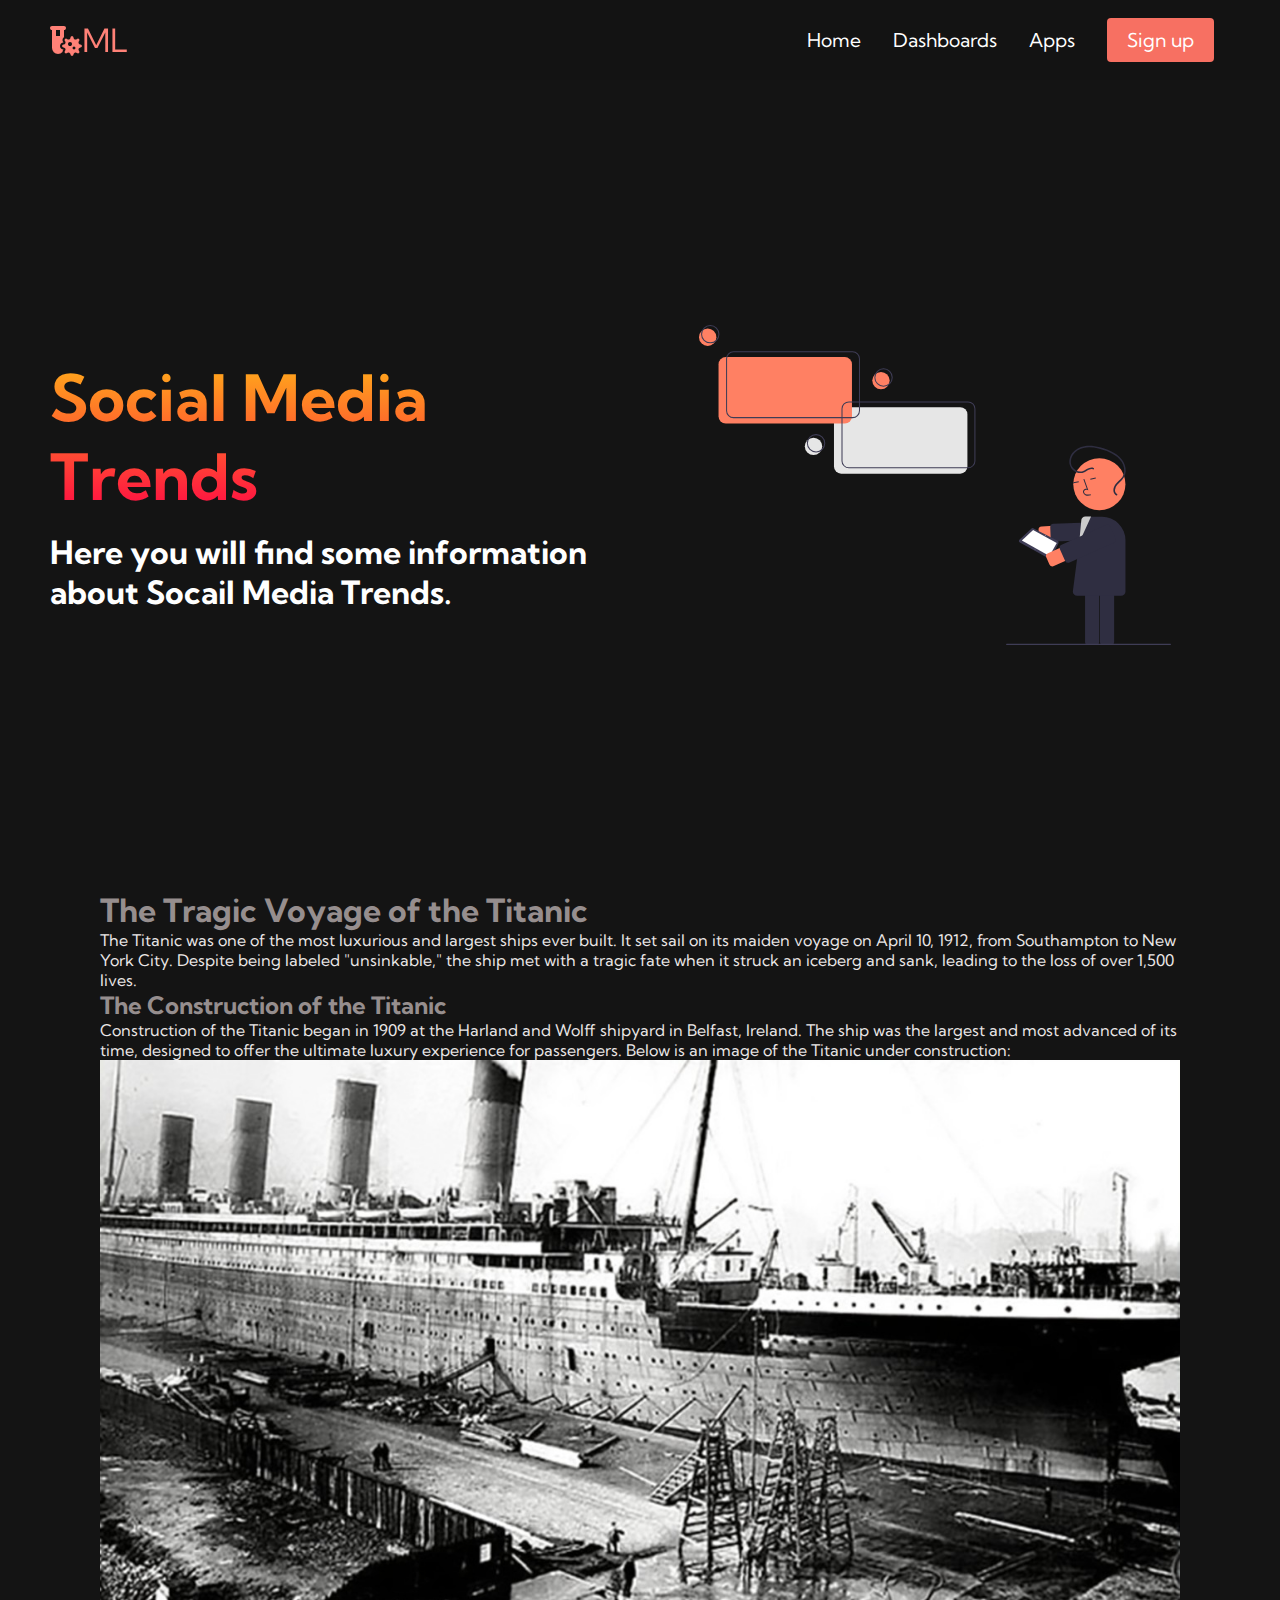
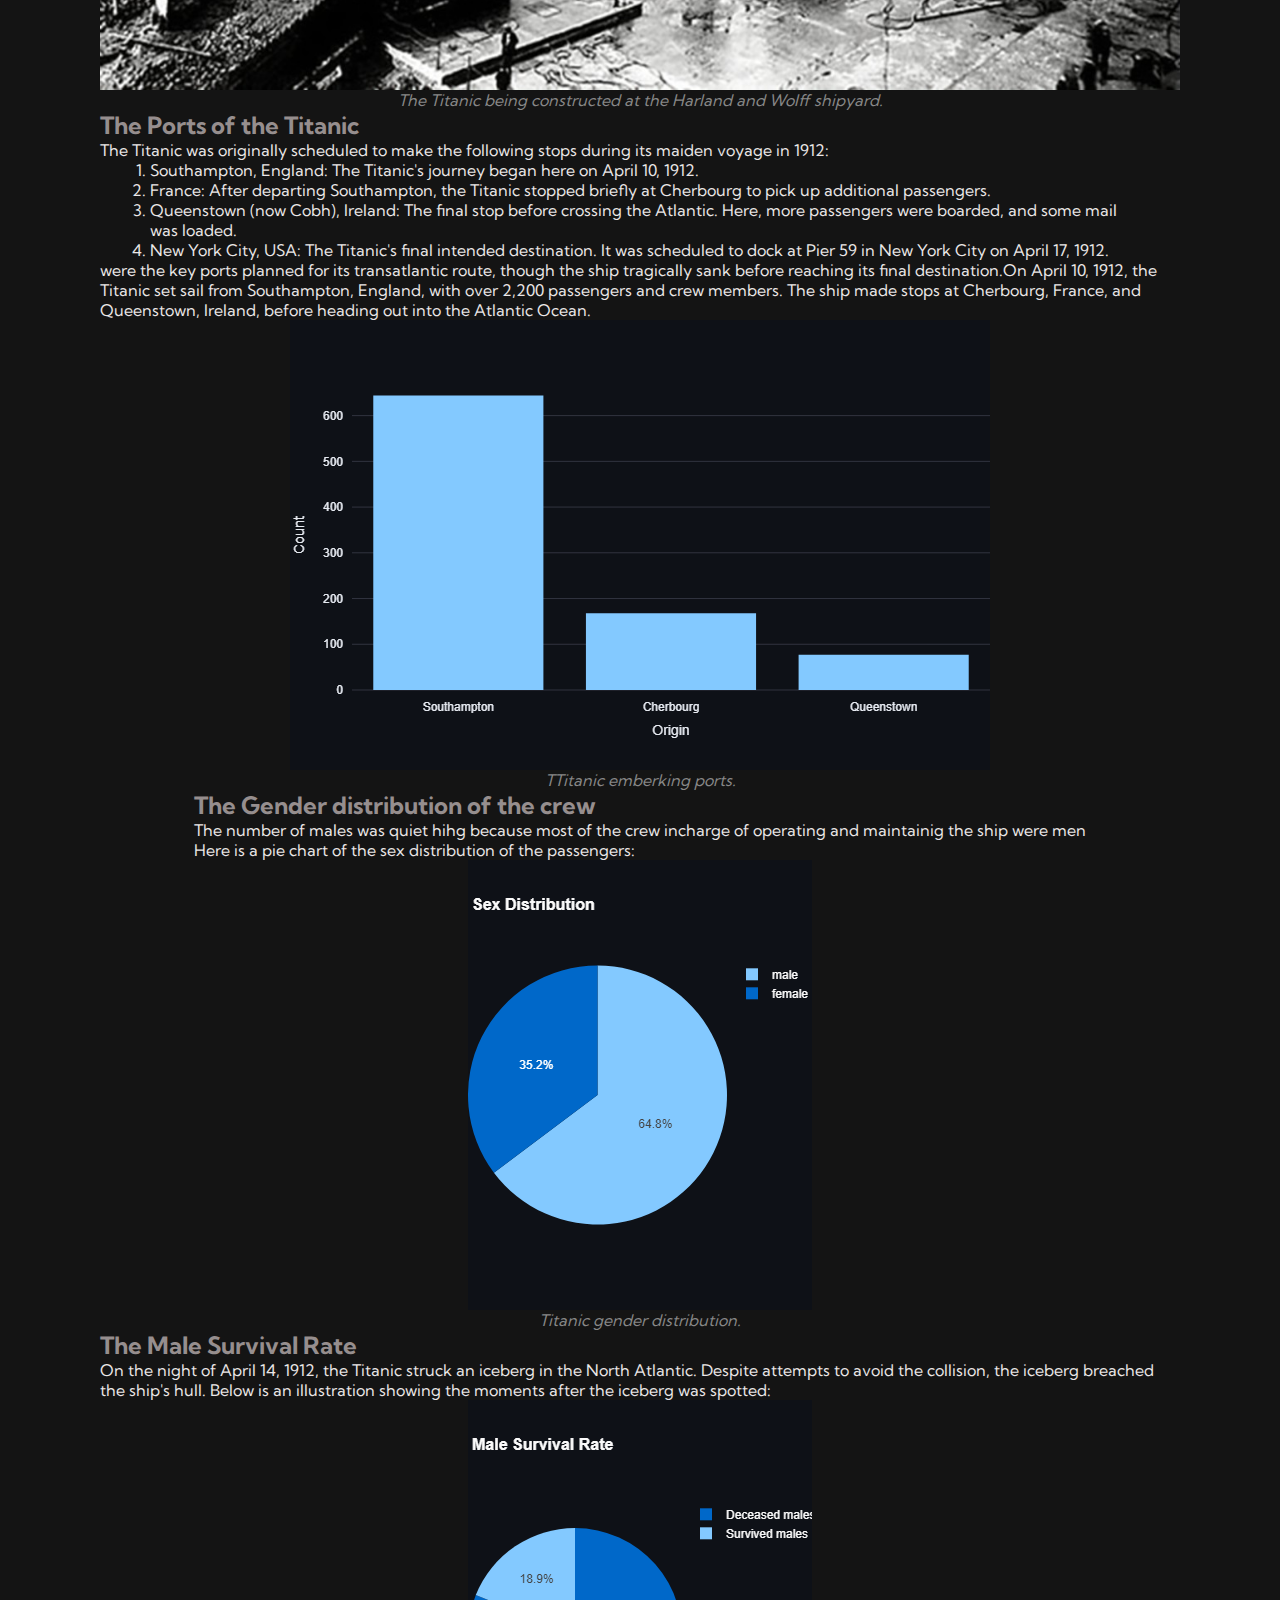
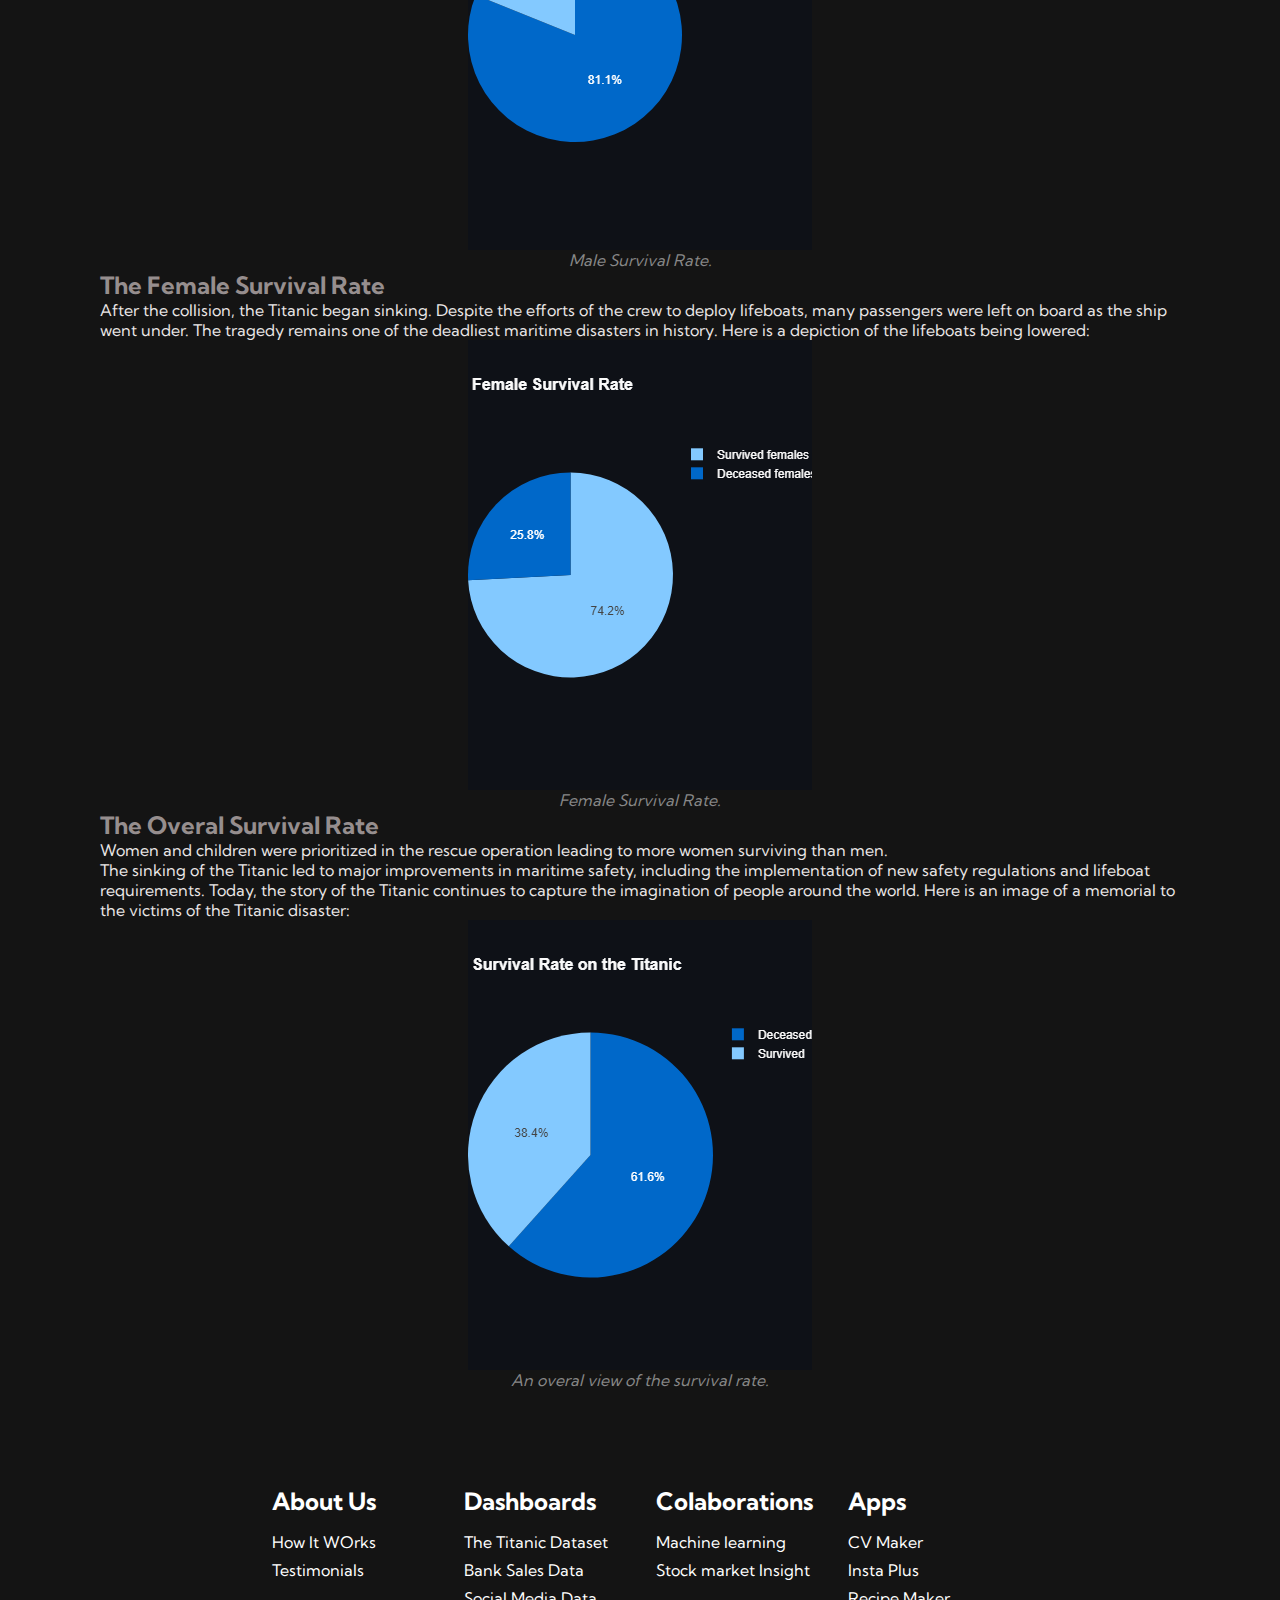
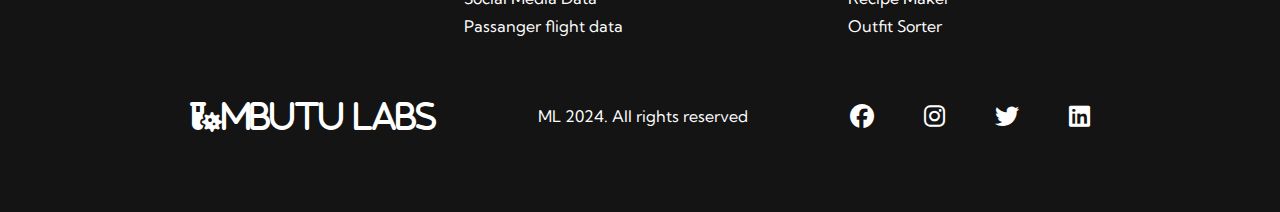
<file: Dashboards_Social_media_trends.html>
<!DOCTYPE html>
<html lang="en">
<head>
    <meta charset="UTF-8">
    <meta name="viewport" content="width=device-width, initial-scale=1.0">
    <title>Mbutu Labs</title>
    <link rel="stylesheet" href="style_dashboards_titanic.css"/>
    <link rel="preconnect" href="https://fonts.googleapis.com">
    <link rel="preconnect" href="https://fonts.gstatic.com" crossorigin>
    <link href="https://fonts.googleapis.com/css2?family=Kumbh+Sans:wght@100..900&display=swap" rel="stylesheet">
    <link rel="stylesheet" href="https://cdnjs.cloudflare.com/ajax/libs/font-awesome/6.2.0/css/all.min.css">
    <link rel="stylesheet" href="https://github.com/PaulMbutu/mbutu_labs.io/tree/main/images">

</head>
<body>
    <nav class="navbar">
        <div class="navbar__container">
            <a href="/" id="navbar__logo"><i class="fa-solid fa-vial-virus"></i>ML</a>
            <div class="navbar__toggle" id="mobile-menu">
                <span class="bar"></span>
                <span class="bar"></span>
                <span class="bar"></span>
            </div>
            <ul class="navbar__menu">
                <li class="navbar__item">
                    <a href="Home.html" class="navbar__links">Home</a>
                </li>
                <li class="navbar__item">
                    <a href="Dashboards.html" class="navbar__links">Dashboards</a>
                </li>
                <li class="navbar__item">
                    <a href="Apps.html" class="navbar__links">Apps</a>
                </li>
                <li class="navbar__btn">
                    <a href="Dashboards.html" class="button">Sign up</a>
                </li>
            </ul>
        </div>
    </nav>
    <div class="main">
        <div class="main__container">
            <div class="main__content">
                <h1>Social Media Trends</h1>
                <p>Here you will find some information about Socail Media Trends.</p>
            </div>
            <div class="main__img__container">
                <img src="images/pic1.svg" alt="image" id="main__img">
            </div>
        </div>
    </div>
    <!---Article section--->
    <div class="article_container">
        <article>
            <div class="article-section">
                <h1>The Tragic Voyage of the Titanic</h1>
    
                <p>The Titanic was one of the most luxurious and largest ships ever built. It set sail on its maiden voyage on April 10, 1912, from Southampton to New York City. Despite being labeled "unsinkable," the ship met with a tragic fate when it struck an iceberg and sank, leading to the loss of over 1,500 lives.</p>
                
            </div>
            <div class="article-section">
                <h2>The Construction of the Titanic</h2>
                <p>Construction of the Titanic began in 1909 at the Harland and Wolff shipyard in Belfast, Ireland. The ship was the largest and most advanced of its time, designed to offer the ultimate luxury experience for passengers. Below is an image of the Titanic under construction:</p>
                <img src="images/titanic_construction.jpeg" alt="Titanic emberking ports">
                <div class="caption">The Titanic being constructed at the Harland and Wolff shipyard.</div>
            </div>

            <div class="article-section">
                <h2>The Ports of the Titanic</h2>
                <p>The Titanic was originally scheduled to make the following stops during its maiden voyage in 1912:</p>
                <ol class="inline-flex-list">
                    <li>Southampton, England: The Titanic's journey began here on April 10, 1912.</li>
                    <li>France: After departing Southampton, the Titanic stopped briefly at Cherbourg to pick up additional passengers.</li>
                    <li>Queenstown (now Cobh), Ireland: The final stop before crossing the Atlantic. Here, more passengers were boarded, and some mail was loaded.</li>
                    <li>New York City, USA: The Titanic's final intended destination. It was scheduled to dock at Pier 59 in New York City on April 17, 1912.</li>
                </ol>
                <p>were the key ports planned for its transatlantic route, though the ship tragically sank before reaching its final destination.On April 10, 1912, the Titanic set sail from Southampton, England, with over 2,200 passengers and crew members. The ship made stops at Cherbourg, France, and Queenstown, Ireland, before heading out into the Atlantic Ocean.</p>
                <img src="images/titanic_ports.png" alt="Titanic emberking ports">
                <div class="caption">TTitanic emberking ports.</div>
            </div>

    
            <div class="article-section">
                <h2>The Gender distribution of the crew</h2>
                <p>The number of males was quiet hihg because most of the crew  incharge of operating and maintainig the ship were men</p>
                <p> Here is a pie chart of the sex distribution of the passengers:</p>
                <img src="images/titanic_sex_distribution.png" alt="Titanic gender distribution">
                <div class="caption">Titanic gender distribution.</div>
            </div>
    
            <div class="article-section">
                <h2>The Male Survival Rate</h2>
                <p>On the night of April 14, 1912, the Titanic struck an iceberg in the North Atlantic. Despite attempts to avoid the collision, the iceberg breached the ship's hull. Below is an illustration showing the moments after the iceberg was spotted:</p>
                <div class="article_image">
                    <img src="images/titanic_male_survival_rate.png" alt="Male Survival Rate"> 
                </div>
                <div class="caption">Male Survival Rate.</div>
            </div>
    
            <div class="article-section">
                <h2>The Female Survival Rate</h2>
                <p>After the collision, the Titanic began sinking. Despite the efforts of the crew to deploy lifeboats, many passengers were left on board as the ship went under. The tragedy remains one of the deadliest maritime disasters in history. Here is a depiction of the lifeboats being lowered:</p>
                <img src="images/titanic_female_survival_rate.png" alt="Female Survival Rate">
                <div class="caption">Female Survival Rate.</div>
            </div>
    
            <div class="article-section">
                <h2>The Overal Survival Rate</h2>
                <p>Women and children were prioritized in the rescue operation leading to more women surviving than men.</p>
                <p>The sinking of the Titanic led to major improvements in maritime safety, including the implementation of new safety regulations and lifeboat requirements. Today, the story of the Titanic continues to capture the imagination of people around the world. Here is an image of a memorial to the victims of the Titanic disaster:</p>
                <img src="images/titanic_survival_rate.png" alt="An overal view of the survival rate">
                <div class="caption">An overal view of the survival rate.</div>
            </div>
        </article>
    </div>


    <!-----Footer Section-->
    <div class="footer__container">
        <div class="footer__links">
            <div class="footer__link__wrapper">
                <div class="footer__link__items">
                    <h2>About Us</h2>
                    <a href="">How It WOrks</a>
                    <a href="">Testimonials</a>
                </div>
                <div class="footer__link__items">
                    <h2>Dashboards</h2>
                    <a href="">The Titanic Dataset</a>
                    <a href="">Bank Sales Data</a>
                    <a href="">Social Media Data</a>
                    <a href="">Passanger flight data</a>
                </div>
                <div class="footer__link__items">
                    <h2>Colaborations</h2>
                    <a href="">Machine learning</a>
                    <a href="">Stock market Insight</a>
                </div>
                <div class="footer__link__items">
                    <h2>Apps</h2>
                    <a href="">CV Maker</a>
                    <a href="">Insta Plus</a>
                    <a href="">Recipe Maker</a>
                    <a href="">Outfit Sorter</a>
                </div>
            </div>
        </div>
        <div class="social__media">
            <div class="social__media__wrap">
                <div class="footer__logo">
                    <a href="/" id="footer__logo">
                        <i class="fa-solid fa-vial-virus">Mbutu Labs</i>
                    </a>
                </div>
                <p class="website__rights">ML 2024. All rights reserved</p>
                <div class="social__icons">
                    <a href="https://www.facebook.com/profile.php?id=100081773711823" class="social__icon__link" target="_blank"><i class="fab fa-facebook"></i></a>
                    <a href="https://www.instagram.com/chester.black/" class="social__icon__link" target="_blank"><i class="fab fa-instagram"></i></a>
                    <a href="https://twitter.com/Pau__Paul" class="social__icon__link" target="_blank"><i class="fab fa-twitter"></i></a>
                    <a href="https://www.linkedin.com/in/paul-mutisya-89713a23a/" class="social__icon__link" target="_blank"><i class="fab fa-linkedin"></i></a>
                </div>
            </div>
        </div>
    </div>
    <script src="app.js"></script>
</body>
</html>
</file>
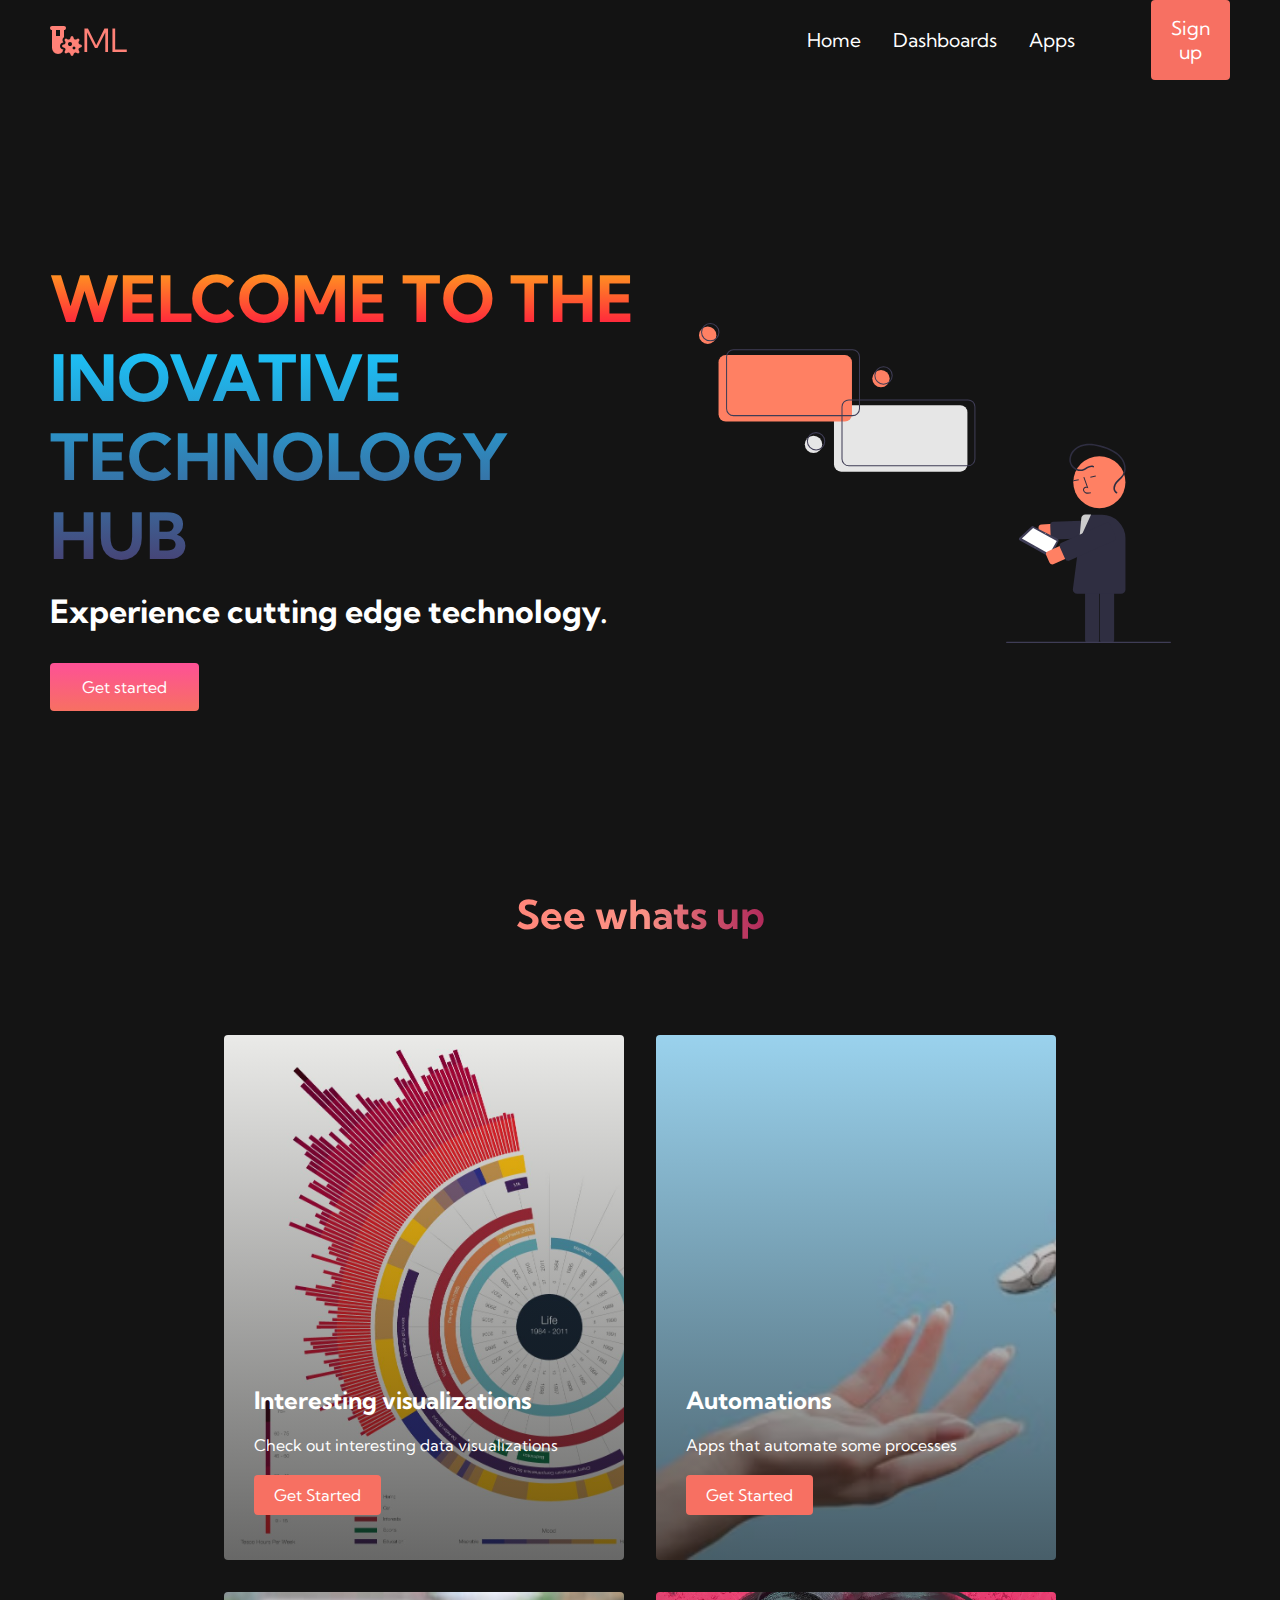
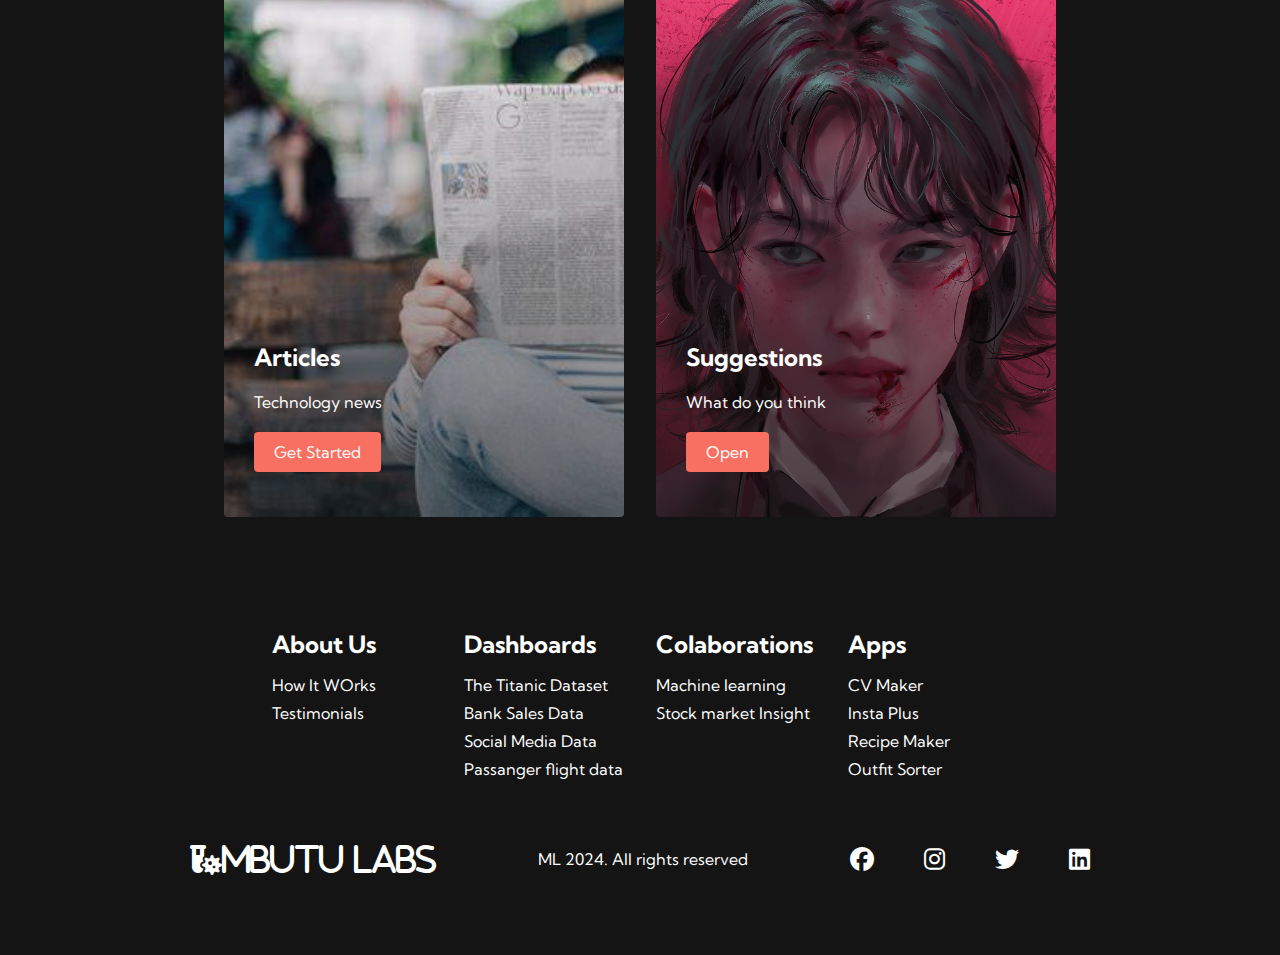
<file: Home.html>
<!DOCTYPE html>
<html lang="en">
<head>
    <meta charset="UTF-8">
    <meta name="viewport" content="width=device-width, initial-scale=1.0">
    <title>Mbutu Labs</title>
    <link rel="stylesheet" href="style.css"/>
    <link rel="preconnect" href="https://fonts.googleapis.com">
    <link rel="preconnect" href="https://fonts.gstatic.com" crossorigin>
    <link href="https://fonts.googleapis.com/css2?family=Kumbh+Sans:wght@100..900&display=swap" rel="stylesheet">
    <link rel="stylesheet" href="https://cdnjs.cloudflare.com/ajax/libs/font-awesome/6.2.0/css/all.min.css">
    <link rel="stylesheet" href="https://github.com/PaulMbutu/mbutu_labs.io/tree/main/images">
</head>
<body>
    <nav class="navbar">
        <div class="navbar__container">
            <a href="/" id="navbar__logo"><i class="fa-solid fa-vial-virus"></i>ML</a>
            <div class="navbar__toggle" id="mobile-menu">
                <span class="bar"></span>
                <span class="bar"></span>
                <span class="bar"></span>
            </div>
            <ul class="navbar__menu">
                <li class="navbar__item">
                    <a href="Home.html" class="navbar__links">Home</a>
                </li>
                <li class="navbar__item">
                    <a href="Dashboards.html" class="navbar__links">Dashboards</a>
                </li>
                <li class="navbar__item">
                    <a href="Apps.html" class="navbar__links">Apps</a>
                </li>
                <!----
                <li class="navbar__item"></li>
                    <a href="test.html" class="navbar__links">Test page</a>
                </li>
                --->
                <li class="navbar__btn"></li>
                    <a href="Home.html" class="button">Sign up</a>
                </li>
            </ul>
        </div>
    </nav>
    <div class="main">
        <div class="main__container">
            <div class="main__content">
                <h1>WELCOME TO THE </h1>
                <h2>INOVATIVE TECHNOLOGY HUB</h2>
                <p>Experience cutting edge technology.</p>
                <button class="main__btn">
                    <a href="Home.html">Get started</a>
                </button>
            </div>
            <div class="main__img__container">
                <img src="images/pic1.svg" alt="image" id="main__img">
            </div>
        </div>
    </div>
    <!-----Services Section-->
    <div class="services">
        <h1>See whats up</h1>
        <div class="services__container">
            <div class="services__card">
                <h2>Interesting visualizations</h2>
                <p>Check out interesting data visualizations</p>
                <button>Get Started</button>
            </div>
            <div class="services__card">
                <h2>Automations</h2>
                <p>Apps that automate some processes</p>
                <button>Get Started</button>
            </div>
            <div class="services__card">
                <h2>Articles</h2>
                <p>Technology news</p>
                <button>Get Started</button>
            </div>
            <div class="services__card">
                <h2>Suggestions</h2>
                <p>What do you think</p>
                <button>Open</button>
            </div>
        </div>
    </div>

    <!-----Footer Section-->
    <div class="footer__container">
        <div class="footer__links">
            <div class="footer__link__wrapper">
                <div class="footer__link__items">
                    <h2>About Us</h2>
                    <a href="">How It WOrks</a>
                    <a href="">Testimonials</a>
                </div>
                <div class="footer__link__items">
                    <h2>Dashboards</h2>
                    <a href="">The Titanic Dataset</a>
                    <a href="">Bank Sales Data</a>
                    <a href="">Social Media Data</a>
                    <a href="">Passanger flight data</a>
                </div>
                <div class="footer__link__items">
                    <h2>Colaborations</h2>
                    <a href="">Machine learning</a>
                    <a href="">Stock market Insight</a>
                </div>
                <div class="footer__link__items">
                    <h2>Apps</h2>
                    <a href="">CV Maker</a>
                    <a href="">Insta Plus</a>
                    <a href="">Recipe Maker</a>
                    <a href="">Outfit Sorter</a>
                </div>
            </div>
        </div>
        <div class="social__media">
            <div class="social__media__wrap">
                <div class="footer__logo">
                    <a href="/" id="footer__logo">
                        <i class="fa-solid fa-vial-virus">Mbutu Labs</i>
                    </a>
                </div>
                <p class="website__rights">ML 2024. All rights reserved</p>
                <div class="social__icons">
                    <a href="https://www.facebook.com/profile.php?id=100081773711823" class="social__icon__link" target="_blank"><i class="fab fa-facebook"></i></a>
                    <a href="https://www.instagram.com/chester.black/" class="social__icon__link" target="_blank"><i class="fab fa-instagram"></i></a>
                    <a href="https://twitter.com/Pau__Paul" class="social__icon__link" target="_blank"><i class="fab fa-twitter"></i></a>
                    <a href="https://www.linkedin.com/in/paul-mutisya-89713a23a/" class="social__icon__link" target="_blank"><i class="fab fa-linkedin"></i></a>
                </div>
            </div>
        </div>
    </div>
    <script src="app.js"></script>
</body>
</html>
</file>
<file: style.css>
*{
    box-sizing: border-box;
    margin: 0;
    padding: 0;
    font-family: 'Kumbh Sans', sans-serif;
}

.navbar {
    background: #131313;
    height: 80px;
    display: flex;
    justify-content: center;
    align-items: center;
    font-size: 1.2rem;
    position: sticky;
    top: 0;
    z-index: 999;
}

.navbar__container{
    display: flex;
    justify-content: space-between;
    height: 80px;
    z-index: 1;
    width: 100%;
    max-width: 1300px;
    margin: 0 auto;
    padding: 0 50px;
}

#navbar__logo{
    background-color: #ff8177;
    background-image: linear-gradient(ro top, #ff0844 0%, #ffb199 100%);
    background-size: 100;
    -webkit-background-clip: text;
    -moz-background-clip: text;
    -webkit-text-fill-color: transparent;
    -moz-text-fill-color: transparent;
    display: flex;
    align-items: center;
    cursor: pointer;
    text-decoration: none;
    font-size: 2rem;
}

.fa-gem{
    margin-right: 0.5rem;
}

.navbar__menu{

    display: flex;
    align-items: center;
    list-style: none;
    text-align: center;
}

.navbar__item{
    height: 80px;
}

.navbar__links{
    color: #fff;
    display: flex;
    align-items: center;
    justify-content: center;
    text-decoration: none;
    padding: 0 1rem;
    height:100%;
}

.navbar__btn{
    display: flex;
    justify-content: center;
    align-items: center;
    padding: 0 1rem;
    width: 100%;
}

.button{
    display: flex;
    justify-content: center;
    align-items: center;
    text-decoration: none;
    padding: 10px 20px;
    height: 100%;
    width: 100%;
    border: none;
    outline: none;
    border-radius: 4px;
    background: #f77062;
    color: #fff;
}

.button:hover{
    background: #4837ff;
    transition: all 0.3s ease;
}

.navbar__links:hover{
    color: #f77062;
    transition: all 0.3s ease;
}

@media screen and (max-width:960px){
    .navbar__container{
        display:flex;
        justify-content: space-between;
        height: 80px;
        z-index: 1;
        width: 100%;
        max-width: 1300px;
        padding: 0;
    }
    .navbar__menu{
        display: grid;
        grid-template-columns: auto;
        margin: 0;
        width: 100%;
        position: absolute;
        top: -1000px;
        opacity: 0; 
        transition: all 0.5s ease;
        height:50vh;
        z-index: -1;
        background:#131313;
    }

    .navbar__menu.active
    {
        background:#131313;
        top:100%;
        opacity: 1;
        transition: all 0.5s ease;
        z-index: 99;
        height: auto;
        font-size: 1.6rem;
    }

    #navbar__logo{
        padding-left: 25px;
    }
    .navbar__toggle .bar{
        width: 25px;
        height: 3px;
        margin: 5px auto;
        transition: all 0.3s ease-in-out;
        background: #fff;
    }

    .navbar__item{
        width: 100%;
    }

    .navbar__links{
        text-align: center;
        padding: 2rem;
        width: 100%;
        display: table;
    }
    #mobile-menu{
        position: absolute;
        top: 20%;
        right: 5%;
        transform: translate(5%,20%);
    }
    .navbar__btn{
        padding-bottom: 1rem;
    }
    .button{
        display: flex;
        justify-content: center;
        align-items: center;
        width: 80%;
        height: 40px;
        margin: 0;
    }
    .navbar__toggle .bar{
        display: block;
        cursor: pointer;
    }
    #mobile-menu.is-active .bar:nth-child(2){
        opacity: 0;
    }
    #mobile-menu.is-active .bar:nth-child(1){
        transform: translateY(8px) rotate(45deg);
    }
    #mobile-menu.is-active .bar:nth-child(3){
        transform: translateY(-8px) rotate(-45deg);
    }
}

/*Hero Section CSS*/
.main{
    background-color: #141414;
}

.main__container{
    display: grid;
    grid-template-columns: 1fr 1fr;
    align-items: center;
    justify-self: center;
    margin: 0 auto;
    height: 90vh;
    background-color: #141414;
    z-index: 1;
    width: 100%;
    max-width: 1300px;
    padding: 0 50px;
}

.main__content h1{
    font-size: 4rem;
    background-color: #ff8177;
    background-image: linear-gradient(to top, #ff0844 0%,#ffb119 100%);
    background-size: 100%;
    -webkit-background-clip: text;
    -moz-background-clip: text;
    -webkit-text-fill-color: transparent;
    -moz-text-fill-color: transparent;
}
.main__content h2{
    font-size: 4rem;
    background-color: #ff8177;
    background-image: linear-gradient(to top, #493c6e 0%,#19c9ff 100%);
    background-size: 100%;
    -webkit-background-clip: text;
    -moz-background-clip: text;
    -webkit-text-fill-color: transparent;
    -moz-text-fill-color: transparent;   
}

.main__content p{
    margin-top: 1rem;
    font-size: 2rem;
    font-weight: 700; 
    color: #fff;
}
.main__btn  {
    font-size: 1rem;
    align-items: center;
    background-image: linear-gradient(to top,#f77062 0%,#fe5196 100%);
    padding: 14px 32px;
    border: none;
    border-radius: 4px;
    color: #fff;
    margin-top: 2rem;
    cursor: pointer;
    position: relative;
    transition: all 0.35s;
    outline: none; 
}
.main__btn a {
    position:relative;
    z-index: 2;
    color: #fff;
    text-decoration: none;
}

.main__btn:after{
    position: absolute;
    content: '';
    top: 0;
    left: 0;
    width: 0;
    height: 100%;
    background: #4837ff;
    transition: all 0.35s;
    border-radius: 4px;
}

.main__btn:hover{
    color:#fff;
}
.main__btn:hover:after{
    width: 100%;
}

.main__img__container{
    text-align: center;
}

#main__img {
    height:80%;
    width:80%;
}

@media screen and  (max-width: 768px) {
    .main__container{
        display: grid;
        grid-template-columns: auto;
        align-items: center;
        justify-self: center;
        width: 100%;
        margin: 0 auto;
        height: 90vh;
    }

    .main__content {
        text-align: center;
        margin-bottom: 4rem;
    }
    .main__content h1{
        font-size: 2.5rem;
        margin-top: 2rem;
    }
    .main__content h2{
        font-size: 3rem;

    }
    .main__content p{
        font-size: 1rem;
        margin-top: 1.5rem;
    }
}

@media screen and (max-width: 480px) {
    .main__content h1{
        font-size: 2rem;
        margin-top: 3rem;
    }
    .main__content h2{
        font-size: 2rem;

    }
    .main__content p{
        font-size: 2rem;
        margin-top: 1.5rem;
    }
    .main__btn {
        padding: 12px 36px;
        margin: 2.5rem 0;
    }      
}
/*services section*/
.services{
    background: #141414;
    display: flex;
    flex-direction: column;
    align-items: center;
    height: auto;
}

.services h1{
    background-color: #FF8177;
    background-image: linear-gradient(to right,#ff8177 0%,
                                            #ff867a 0%,
                                            #ff8c7f 21%,
                                            #f99185 52%,
                                            #cf556c,
                                            #b12a5b 100%);
    background-size: 100%;
    margin-bottom: 5rem;
    font-size: 2.5rem;
    -webkit-background-clip: text;
    -moz-background-clip: text;
    -webkit-text-fill-color: transparent;
    -moz-text-fill-color: transparent;  
}

.services__container{
    display: flex;
    justify-content: center;
    flex-wrap: wrap;
}
.services__card{
    margin: 1rem;
    height: 525px;
    width: 400px;
    border-radius: 4px;
    background-image: linear-gradient(
        to bottom,
        rgba(0,0,0,0) 0%,
        rgba(17,17,17,0.6) 100%),
        url('images/dataviz.jpeg');
    background-size: cover;
    position: relative;
    color: #fff;
}

.services__card:nth-child(2){
    background-image: linear-gradient(
        to bottom,
        rgba(0,0,0,0) 0%,
        rgba(17,17,17,0.6) 100%),
        url('images/automate.jpeg');   
}

.services__card:nth-child(3){
    background-image: linear-gradient(
        to bottom,
        rgba(0,0,0,0) 0%,
        rgba(17,17,17,0.6) 100%),
        url('images/articles.jpeg');   
}

.services__card:nth-child(4){
    background-image: linear-gradient(
        to bottom,
        rgba(0,0,0,0) 0%,
        rgba(17,17,17,0.6) 100%),
        url('images/pic3.JPEG');   
}
.services h2{
    position: absolute;
    top: 350px;
    left: 30px;
}

.services__card p{
    position: absolute;
    top: 400px;
    left: 30px;
}

.services__card button{
    color: #fff;
    padding: 10px 20px;
    border: none;
    outline: none;
    border-radius: 4px;
    background: #f77062;
    position: absolute;
    top: 440px;
    left: 30px;
    font-size: 1rem;
}

.services__card:hover{
    transform: scale(1.075);
    transition: 0.3s ease-in;
    cursor:pointer;
}

@media screen and (max-width: 960px) {
    .services{
        height:auto;
    }
    .services h1{
        font-size: 2rem;
        margin-top: 12rem;
    }
    .services__card{
        width: 300px;
    }
    
}

@media screen and (max-width: 480px) {
    .services{
        height:auto;
    }
    .services h1{
        font-size: 1.2rem;
    }
    .services__card{
        width: 300px;
    }
}

/* Footer CSS*/

.footer__container{
    background-color: #141414;
    padding: 5rem;
    display: flex;
    flex-direction: column;
    justify-content: center;
    align-items: center;
}

#footer__logo{
    color:#fff;
    display: flex;
    align-items: center;
    cursor: pointer;
    text-decoration: none;
    font-size: 2rem;
}

.footer__links{
    width: 100%;
    max-width: auto;
    display: flex;
    justify-content: center;
}

.footer__link__wrapper{
    display: flex;
}

.footer__link__items{
    display: flex;
    flex-direction: column;
    align-items: flex-start;
    margin: 16px;
    text-align: left;
    width: 160px;
    box-sizing: border-box;
}

.footer__link__items h2{
    margin-bottom: 16px;
}

.footer__link__items >h2{
    color: #fff;
}

.footer__link__items a{
    color: #fff;
    text-decoration: none;
    margin-bottom: 0.5rem;
}

.footer__link__items    a:hover{
    color: #e9e9e9;
transition: 0.3s ease-out;
}

/* Social Icons*/

.social__icon__link{
    color: #fff;
    font-size: 24px;
}

.social__media{
    max-width: 1000px;
    width: 100%;
}

.social__media__wrap{
    display: flex;
    justify-content: space-between;
    align-items: center;
    width: 90%;
    max-width: 1000px;
    margin: 40px auto 0 auto;
}

.social__icons{
    display: flex;
    justify-content: space-between;
    align-items: center;
    width: 240px;
}

.social__logo{
    color:#fff;
    justify-self: flex-start;
    margin-left: 20px;
    cursor: pointer;
    text-decoration: none;
    font-size: 2rem;
    display: flex;
    align-items: center;
    margin-bottom: 16px;
}

.website__rights{
    color: #fff;
}

@media screen and (max-width: 820px) {
    .footer__links{
        padding-top:2rem ;
    }
    #footer__logo{
        margin-bottom: 2rem;
    }
    .website__rights{
        margin-bottom: 2rem;
    }
    .footer__link__wrapper{
        flex-direction: column;
    }
    .social__media__wrap{
        flex-direction: column;
    } 
}

@media screen and (max-width: 480px) {
    .footer__links{
        margin: auto;
        padding: 10px;
        width: 100%;
    }
}
</file>
<file: style_apps.css>
*{
    box-sizing: border-box;
    margin: 0;
    padding: 0;
    font-family: 'Kumbh Sans', sans-serif;
}

.navbar {
    background: #131313;
    height: 80px;
    display: flex;
    justify-content: center;
    align-items: center;
    font-size: 1.2rem;
    position: sticky;
    top: 0;
    z-index: 999;
}

.navbar__container{
    display: flex;
    justify-content: space-between;
    height: 80px;
    z-index: 1;
    width: 100%;
    max-width: 1300px;
    margin: 0 auto;
    padding: 0 50px;
}

#navbar__logo{
    background-color: #ff8177;
    background-image: linear-gradient(ro top, #ff0844 0%, #ffb199 100%);
    background-size: 100;
    -webkit-background-clip: text;
    -moz-background-clip: text;
    -webkit-text-fill-color: transparent;
    -moz-text-fill-color: transparent;
    display: flex;
    align-items: center;
    cursor: pointer;
    text-decoration: none;
    font-size: 2rem;
}

.fa-gem{
    margin-right: 0.5rem;
}

.navbar__menu{

    display: flex;
    align-items: center;
    list-style: none;
    text-align: center;
}

.navbar__item{
    height: 80px;
}

.navbar__links{
    color: #fff;
    display: flex;
    align-items: center;
    justify-content: center;
    text-decoration: none;
    padding: 0 1rem;
    height:100%;
}

.navbar__btn{
    display: flex;
    justify-content: center;
    align-items: center;
    padding: 0 1rem;
    width: 100%;
}

.button{
    display: flex;
    justify-content: center;
    align-items: center;
    text-decoration: none;
    padding: 10px 20px;
    height: 100%;
    width: 100%;
    border: none;
    outline: none;
    border-radius: 4px;
    background: #f77062;
    color: #fff;
}

.button:hover{
    background: #4837ff;
    transition: all 0.3s ease;
}

.navbar__links:hover{
    color: #f77062;
    transition: all 0.3s ease;
}

@media screen and (max-width:960px){
    .navbar__container{
        display:flex;
        justify-content: space-between;
        height: 80px;
        z-index: 1;
        width: 100%;
        max-width: 1300px;
        padding: 0;
    }
    .navbar__menu{
        display: grid;
        grid-template-columns: auto;
        margin: 0;
        width: 100%;
        position: absolute;
        top: -1000px;
        opacity: 0; 
        transition: all 0.5s ease;
        height:50vh;
        z-index: -1;
        background:#131313;
    }

    .navbar__menu.active
    {
        background:#131313;
        top:100%;
        opacity: 1;
        transition: all 0.5s ease;
        z-index: 99;
        height: auto;
        font-size: 1.6rem;
    }

    #navbar__logo{
        padding-left: 25px;
    }
    .navbar__toggle .bar{
        width: 25px;
        height: 3px;
        margin: 5px auto;
        transition: all 0.3s ease-in-out;
        background: #fff;
    }

    .navbar__item{
        width: 100%;
    }

    .navbar__links{
        text-align: center;
        padding: 2rem;
        width: 100%;
        display: table;
    }
    #mobile-menu{
        position: absolute;
        top: 20%;
        right: 5%;
        transform: translate(5%,20%);
    }
    .navbar__btn{
        padding-bottom: 1rem;
    }
    .button{
        display: flex;
        justify-content: center;
        align-items: center;
        width: 80%;
        height: 40px;
        margin: 0;
    }
    .navbar__toggle .bar{
        display: block;
        cursor: pointer;
    }
    #mobile-menu.is-active .bar:nth-child(2){
        opacity: 0;
    }
    #mobile-menu.is-active .bar:nth-child(1){
        transform: translateY(8px) rotate(45deg);
    }
    #mobile-menu.is-active .bar:nth-child(3){
        transform: translateY(-8px) rotate(-45deg);
    }
}

/*Hero Section CSS*/
.main{
    background-color: #141414;
}

.main__container{
    display: grid;
    grid-template-columns: 1fr 1fr;
    align-items: center;
    justify-self: center;
    margin: 0 auto;
    height: 90vh;
    background-color: #141414;
    z-index: 1;
    width: 100%;
    max-width: 1300px;
    padding: 0 50px;
}

.main__content h1{
    font-size: 4rem;
    background-color: #ff8177;
    background-image: linear-gradient(to top, #ff0844 0%,#ffb119 100%);
    background-size: 100%;
    -webkit-background-clip: text;
    -moz-background-clip: text;
    -webkit-text-fill-color: transparent;
    -moz-text-fill-color: transparent;
}
.main__content h2{
    font-size: 4rem;
    background-color: #ff8177;
    background-image: linear-gradient(to top, #493c6e 0%,#19c9ff 100%);
    background-size: 100%;
    -webkit-background-clip: text;
    -moz-background-clip: text;
    -webkit-text-fill-color: transparent;
    -moz-text-fill-color: transparent;   
}

.main__content p{
    margin-top: 1rem;
    font-size: 2rem;
    font-weight: 700; 
    color: #fff;
}
.main__btn  {
    font-size: 1rem;
    align-items: center;
    background-image: linear-gradient(to top,#f77062 0%,#fe5196 100%);
    padding: 14px 32px;
    border: none;
    border-radius: 4px;
    color: #fff;
    margin-top: 2rem;
    cursor: pointer;
    position: relative;
    transition: all 0.35s;
    outline: none; 
}
.main__btn a {
    position:relative;
    z-index: 2;
    color: #fff;
    text-decoration: none;
}

.main__btn:after{
    position: absolute;
    content: '';
    top: 0;
    left: 0;
    width: 0;
    height: 100%;
    background: #4837ff;
    transition: all 0.35s;
    border-radius: 4px;
}

.main__btn:hover{
    color:#fff;
}
.main__btn:hover:after{
    width: 100%;
}

.main__img__container{
    text-align: center;
}

#main__img {
    height:80%;
    width:80%;
}

@media screen and  (max-width: 768px) {
    .main__container{
        display: grid;
        grid-template-columns: auto;
        align-items: center;
        justify-self: center;
        width: 100%;
        margin: 0 auto;
        height: 90vh;
    }

    .main__content {
        text-align: center;
        margin-bottom: 4rem;
    }
    .main__content h1{
        font-size: 2.5rem;
        margin-top: 2rem;
    }
    .main__content h2{
        font-size: 3rem;

    }
    .main__content p{
        font-size: 1rem;
        margin-top: 1.5rem;
    }
}

@media screen and (max-width: 480px) {
    .main__content h1{
        font-size: 2rem;
        margin-top: 3rem;
    }
    .main__content h2{
        font-size: 2rem;

    }
    .main__content p{
        font-size: 2rem;
        margin-top: 1.5rem;
    }
    .main__btn {
        padding: 12px 36px;
        margin: 2.5rem 0;
    }      
}
/*services section*/
.services{
    background: #141414;
    display: flex;
    flex-direction: column;
    align-items: center;
    height: auto;
}

.services h1{
    background-color: #FF8177;
    background-image: linear-gradient(to right,#ff8177 0%,
                                            #ff867a 0%,
                                            #ff8c7f 21%,
                                            #f99185 52%,
                                            #cf556c,
                                            #b12a5b 100%);
    background-size: 100%;
    margin-bottom: 5rem;
    font-size: 2.5rem;
    -webkit-background-clip: text;
    -moz-background-clip: text;
    -webkit-text-fill-color: transparent;
    -moz-text-fill-color: transparent;  
}

.services__container{
    display: flex;
    justify-content: center;
    flex-wrap: wrap;
}
.services__card{
    margin: 1rem;
    height: 525px;
    width: 400px;
    border-radius: 4px;
    background-image: linear-gradient(
        to bottom,
        rgba(0,0,0,0) 0%,
        rgba(17,17,17,0.6) 100%),
        url('images/cv_interviews.jpg');
    background-size: cover;
    position: relative;
    color: #fff;
}

.services__card:nth-child(2){
    background-image: linear-gradient(
        to bottom,
        rgba(0,0,0,0) 0%,
        rgba(17,17,17,0.6) 100%),
        url('images/instaplus.jpeg');   
}

.services__card:nth-child(3){
    background-image: linear-gradient(
        to bottom,
        rgba(0,0,0,0) 0%,
        rgba(17,17,17,0.6) 100%),
        url('images/recipes.jpg');   
}

.services__card:nth-child(4){
    background-image: linear-gradient(
        to bottom,
        rgba(0,0,0,0) 0%,
        rgba(17,17,17,0.6) 100%),
        url('images/fits.jpg');   
}
.services h2{
    position: absolute;
    top: 350px;
    left: 30px;
}

.services__card p{
    position: absolute;
    top: 400px;
    left: 30px;
}

.services__card button{
    color: #fff;
    padding: 10px 20px;
    border: none;
    outline: none;
    border-radius: 4px;
    background: #f77062;
    position: absolute;
    top: 440px;
    left: 30px;
    font-size: 1rem;
}

.services__card:hover{
    transform: scale(1.075);
    transition: 0.3s ease-in;
    cursor:pointer;
}

@media screen and (max-width: 960px) {
    .services{
        height:auto;
    }
    .services h1{
        font-size: 2rem;
        margin-top: 12rem;
    }
    .services__card{
        width: 300px;
    }
    
}

@media screen and (max-width: 480px) {
    .services{
        height:auto;
    }
    .services h1{
        font-size: 1.2rem;
    }
    .services__card{
        width: 300px;
    }
}

/* Footer CSS*/

.footer__container{
    background-color: #141414;
    padding: 5rem;
    display: flex;
    flex-direction: column;
    justify-content: center;
    align-items: center;
}

#footer__logo{
    color:#fff;
    display: flex;
    align-items: center;
    cursor: pointer;
    text-decoration: none;
    font-size: 2rem;
}

.footer__links{
    width: 100%;
    max-width: auto;
    display: flex;
    justify-content: center;
}

.footer__link__wrapper{
    display: flex;
}

.footer__link__items{
    display: flex;
    flex-direction: column;
    align-items: flex-start;
    margin: 16px;
    text-align: left;
    width: 160px;
    box-sizing: border-box;
}

.footer__link__items h2{
    margin-bottom: 16px;
}

.footer__link__items >h2{
    color: #fff;
}

.footer__link__items a{
    color: #fff;
    text-decoration: none;
    margin-bottom: 0.5rem;
}

.footer__link__items    a:hover{
    color: #e9e9e9;
transition: 0.3s ease-out;
}

/* Social Icons*/

.social__icon__link{
    color: #fff;
    font-size: 24px;
}

.social__media{
    max-width: 1000px;
    width: 100%;
}

.social__media__wrap{
    display: flex;
    justify-content: space-between;
    align-items: center;
    width: 90%;
    max-width: 1000px;
    margin: 40px auto 0 auto;
}

.social__icons{
    display: flex;
    justify-content: space-between;
    align-items: center;
    width: 240px;
}

.social__logo{
    color:#fff;
    justify-self: flex-start;
    margin-left: 20px;
    cursor: pointer;
    text-decoration: none;
    font-size: 2rem;
    display: flex;
    align-items: center;
    margin-bottom: 16px;
}

.website__rights{
    color: #fff;
}

@media screen and (max-width: 820px) {
    .footer__links{
        padding-top:2rem ;
    }
    #footer__logo{
        margin-bottom: 2rem;
    }
    .website__rights{
        margin-bottom: 2rem;
    }
    .footer__link__wrapper{
        flex-direction: column;
    }
    .social__media__wrap{
        flex-direction: column;
    } 
}

@media screen and (max-width: 480px) {
    .footer__links{
        margin: auto;
        padding: 10px;
        width: 100%;
    }
}
</file>
<file: style_dashboards_titanic.css>
*{
    box-sizing: border-box;
    margin: 0;
    padding: 0;
    font-family: 'Kumbh Sans', sans-serif;
}

.navbar {
    background: #131313;
    height: 80px;
    display: flex;
    justify-content: center;
    align-items: center;
    font-size: 1.2rem;
    position: sticky;
    top: 0;
    z-index: 999;
}

.navbar__container{
    display: flex;
    justify-content: space-between;
    height: 80px;
    z-index: 1;
    width: 100%;
    max-width: 1300px;
    margin: 0 auto;
    padding: 0 50px;
}

#navbar__logo{
    background-color: #ff8177;
    background-image: linear-gradient(ro top, #ff0844 0%, #ffb199 100%);
    background-size: 100;
    -webkit-background-clip: text;
    -moz-background-clip: text;
    -webkit-text-fill-color: transparent;
    -moz-text-fill-color: transparent;
    display: flex;
    align-items: center;
    cursor: pointer;
    text-decoration: none;
    font-size: 2rem;
}

.fa-gem{
    margin-right: 0.5rem;
}

.navbar__menu{

    display: flex;
    align-items: center;
    list-style: none;
    text-align: center;
}

.navbar__item{
    height: 80px;
}

.navbar__links{
    color: #fff;
    display: flex;
    align-items: center;
    justify-content: center;
    text-decoration: none;
    padding: 0 1rem;
    height:100%;
}

.navbar__btn{
    display: flex;
    justify-content: center;
    align-items: center;
    padding: 0 1rem;
    width: 100%;
}

.button{
    display: flex;
    justify-content: center;
    align-items: center;
    text-decoration: none;
    padding: 10px 20px;
    height: 100%;
    width: 100%;
    border: none;
    outline: none;
    border-radius: 4px;
    background: #f77062;
    color: #fff;
}

.button:hover{
    background: #4837ff;
    transition: all 0.3s ease;
}

.navbar__links:hover{
    color: #f77062;
    transition: all 0.3s ease;
}

@media screen and (max-width:960px){
    .navbar__container{
        display:flex;
        justify-content: space-between;
        height: 80px;
        z-index: 1;
        width: 100%;
        max-width: 1300px;
        padding: 0;
    }
    .navbar__menu{
        display: grid;
        grid-template-columns: auto;
        margin: 0;
        width: 100%;
        position: absolute;
        top: -1000px;
        opacity: 0; 
        transition: all 0.5s ease;
        height:50vh;
        z-index: -1;
        background:#131313;
    }

    .navbar__menu.active
    {
        background:#131313;
        top:100%;
        opacity: 1;
        transition: all 0.5s ease;
        z-index: 99;
        height: auto;
        font-size: 1.6rem;
    }

    #navbar__logo{
        padding-left: 25px;
    }
    .navbar__toggle .bar{
        width: 25px;
        height: 3px;
        margin: 5px auto;
        transition: all 0.3s ease-in-out;
        background: #fff;
    }

    .navbar__item{
        width: 100%;
    }

    .navbar__links{
        text-align: center;
        padding: 2rem;
        width: 100%;
        display: table;
    }
    #mobile-menu{
        position: absolute;
        top: 20%;
        right: 5%;
        transform: translate(5%,20%);
    }
    .navbar__btn{
        padding-bottom: 1rem;
    }
    .button{
        display: flex;
        justify-content: center;
        align-items: center;
        width: 80%;
        height: 40px;
        margin: 0;
    }
    .navbar__toggle .bar{
        display: block;
        cursor: pointer;
    }
    #mobile-menu.is-active .bar:nth-child(2){
        opacity: 0;
    }
    #mobile-menu.is-active .bar:nth-child(1){
        transform: translateY(8px) rotate(45deg);
    }
    #mobile-menu.is-active .bar:nth-child(3){
        transform: translateY(-8px) rotate(-45deg);
    }
}

/*Hero Section CSS*/
.main{
    background-color: #141414;
}

.main__container{
    display: grid;
    grid-template-columns: 1fr 1fr;
    align-items: center;
    justify-self: center;
    margin: 0 auto;
    height: 90vh;
    background-color: #141414;
    z-index: 1;
    width: 100%;
    max-width: 1300px;
    padding: 0 50px;
}

.main__content h1{
    font-size: 4rem;
    background-color: #ff8177;
    background-image: linear-gradient(to top, #ff0844 0%,#ffb119 100%);
    background-size: 100%;
    -webkit-background-clip: text;
    -moz-background-clip: text;
    -webkit-text-fill-color: transparent;
    -moz-text-fill-color: transparent;
}
.main__content h2{
    font-size: 4rem;
    background-color: #ff8177;
    background-image: linear-gradient(to top, #493c6e 0%,#19c9ff 100%);
    background-size: 100%;
    -webkit-background-clip: text;
    -moz-background-clip: text;
    -webkit-text-fill-color: transparent;
    -moz-text-fill-color: transparent;   
}

.main__content p{
    margin-top: 1rem;
    font-size: 2rem;
    font-weight: 700; 
    color: #fff;
}
.main__btn  {
    font-size: 1rem;
    align-items: center;
    background-image: linear-gradient(to top,#f77062 0%,#fe5196 100%);
    padding: 14px 32px;
    border: none;
    border-radius: 4px;
    color: #fff;
    margin-top: 2rem;
    cursor: pointer;
    position: relative;
    transition: all 0.35s;
    outline: none; 
}
.main__btn a {
    position:relative;
    z-index: 2;
    color: #fff;
    text-decoration: none;
}

.main__btn:after{
    position: absolute;
    content: '';
    top: 0;
    left: 0;
    width: 0;
    height: 100%;
    background: #4837ff;
    transition: all 0.35s;
    border-radius: 4px;
}

.main__btn:hover{
    color:#fff;
}
.main__btn:hover:after{
    width: 100%;
}

.main__img__container{
    text-align: center;
}

#main__img {
    height:80%;
    width:80%;
}

@media screen and  (max-width: 768px) {
    .main__container{
        display: grid;
        grid-template-columns: auto;
        align-items: center;
        justify-self: center;
        width: 100%;
        margin: 0 auto;
        height: 90vh;
    }

    .main__content {
        text-align: center;
        margin-bottom: 4rem;
    }
    .main__content h1{
        font-size: 2.5rem;
        margin-top: 2rem;
    }
    .main__content h2{
        font-size: 3rem;

    }
    .main__content p{
        font-size: 1rem;
        margin-top: 1.5rem;
    }
}

@media screen and (max-width: 480px) {
    .main__content h1{
        font-size: 2rem;
        margin-top: 3rem;
    }
    .main__content h2{
        font-size: 2rem;

    }
    .main__content p{
        font-size: 2rem;
        margin-top: 1.5rem;
    }
    .main__btn {
        padding: 12px 36px;
        margin: 2.5rem 0;
    }      
}
/*services section*/

.article_container {
    width: 100%; /* Set the width of the div */
    margin: 0 auto; /* Automatically adjust left and right margins */
    text-align: left;
    padding: 0 50px;
    margin: 0 auto;
    background-color: #141414;
}

h1, h2 {
    color: #968e8e;
}

p {
    color: #ebe7e7;
}
.inline-flex-list{
    color: #ebe7e7;
    padding: 0 50px;
}

li{
    color: #ebe7e7;

}

img {
    max-width: 100%;
    height: auto;
    display: block;
    margin: auto;
    place-items: center;
}

.caption {
    text-align: center;
    font-style: italic;
    color: #888;
}

.article-section {
    margin-bottom: 30px;
    align-items: center;
    justify-self: center;
    padding: 0 50px;
    margin: 0 auto;
}

/* Footer CSS*/

.footer__container{
    background-color: #141414;
    padding: 5rem;
    display: flex;
    flex-direction: column;
    justify-content: center;
    align-items: center;
}

#footer__logo{
    color:#fff;
    display: flex;
    align-items: center;
    cursor: pointer;
    text-decoration: none;
    font-size: 2rem;
}

.footer__links{
    width: 100%;
    max-width: auto;
    display: flex;
    justify-content: center;
}

.footer__link__wrapper{
    display: flex;
    max-width: auto;
    max-height: auto;
}

.footer__link__items{
    display: flex;
    flex-direction: column;
    align-items: flex-start;
    margin: 16px;
    text-align: left;
    width: 160px;
    box-sizing: border-box;
}

.footer__link__items h2{
    margin-bottom: 16px;
}

.footer__link__items >h2{
    color: #fff;
}

.footer__link__items a{
    color: #fff;
    text-decoration: none;
    margin-bottom: 0.5rem;
}

.footer__link__items    a:hover{
    color: #e9e9e9;
transition: 0.3s ease-out;
}
@media screen and (max-width: 960px) {
    .footer__container{
        height:auto;
    } 
}

@media screen and (max-width: 480px) {
    .footer__container{
        height:auto;
    } 
}

/* Social Icons*/

.social__icon__link{
    color: #fff;
    font-size: 24px;
}

.social__media{
    max-width: 1000px;
    width: 100%;
}

.social__media__wrap{
    display: flex;
    justify-content: space-between;
    align-items: center;
    width: 90%;
    max-width: 1000px;
    margin: 40px auto 0 auto;
}

.social__icons{
    display: flex;
    justify-content: space-between;
    align-items: center;
    width: 240px;
}

.social__logo{
    color:#fff;
    justify-self: flex-start;
    margin-left: 20px;
    cursor: pointer;
    text-decoration: none;
    font-size: 2rem;
    display: flex;
    align-items: center;
    margin-bottom: 16px;
}

.website__rights{
    color: #fff;
}

@media screen and (max-width: 820px) {
    .footer__links{
        padding-top:2rem ;
    }
    #footer__logo{
        margin-bottom: 2rem;
    }
    .website__rights{
        margin-bottom: 2rem;
    }
    .footer__link__wrapper{
        flex-direction: column;
    }
    .social__media__wrap{
        flex-direction: column;
    } 
}

@media screen and (max-width: 480px) {
    .footer__links{
        margin: auto;
        padding: 10px;
        width: 100%;
    }
}
</file>
<file: style_dashboards.css>
*{
    box-sizing: border-box;
    margin: 0;
    padding: 0;
    font-family: 'Kumbh Sans', sans-serif;
}

.navbar {
    background: #131313;
    height: 80px;
    display: flex;
    justify-content: center;
    align-items: center;
    font-size: 1.2rem;
    position: sticky;
    top: 0;
    z-index: 999;
}

.navbar__container{
    display: flex;
    justify-content: space-between;
    height: 80px;
    z-index: 1;
    width: 100%;
    max-width: 1300px;
    margin: 0 auto;
    padding: 0 50px;
}

#navbar__logo{
    background-color: #ff8177;
    background-image: linear-gradient(ro top, #ff0844 0%, #ffb199 100%);
    background-size: 100;
    -webkit-background-clip: text;
    -moz-background-clip: text;
    -webkit-text-fill-color: transparent;
    -moz-text-fill-color: transparent;
    display: flex;
    align-items: center;
    cursor: pointer;
    text-decoration: none;
    font-size: 2rem;
}

.fa-gem{
    margin-right: 0.5rem;
}

.navbar__menu{

    display: flex;
    align-items: center;
    list-style: none;
    text-align: center;
}

.navbar__item{
    height: 80px;
}

.navbar__links{
    color: #fff;
    display: flex;
    align-items: center;
    justify-content: center;
    text-decoration: none;
    padding: 0 1rem;
    height:100%;
}

.navbar__btn{
    display: flex;
    justify-content: center;
    align-items: center;
    padding: 0 1rem;
    width: 100%;
}

.button{
    display: flex;
    justify-content: center;
    align-items: center;
    text-decoration: none;
    padding: 10px 20px;
    height: 100%;
    width: 100%;
    border: none;
    outline: none;
    border-radius: 4px;
    background: #f77062;
    color: #fff;
}

.button:hover{
    background: #4837ff;
    transition: all 0.3s ease;
}

.navbar__links:hover{
    color: #f77062;
    transition: all 0.3s ease;
}

@media screen and (max-width:960px){
    .navbar__container{
        display:flex;
        justify-content: space-between;
        height: 80px;
        z-index: 1;
        width: 100%;
        max-width: 1300px;
        padding: 0;
    }
    .navbar__menu{
        display: grid;
        grid-template-columns: auto;
        margin: 0;
        width: 100%;
        position: absolute;
        top: -1000px;
        opacity: 0; 
        transition: all 0.5s ease;
        height:50vh;
        z-index: -1;
        background:#131313;
    }

    .navbar__menu.active
    {
        background:#131313;
        top:100%;
        opacity: 1;
        transition: all 0.5s ease;
        z-index: 99;
        height: auto;
        font-size: 1.6rem;
    }

    #navbar__logo{
        padding-left: 25px;
    }
    .navbar__toggle .bar{
        width: 25px;
        height: 3px;
        margin: 5px auto;
        transition: all 0.3s ease-in-out;
        background: #fff;
    }

    .navbar__item{
        width: 100%;
    }

    .navbar__links{
        text-align: center;
        padding: 2rem;
        width: 100%;
        display: table;
    }
    #mobile-menu{
        position: absolute;
        top: 20%;
        right: 5%;
        transform: translate(5%,20%);
    }
    .navbar__btn{
        padding-bottom: 1rem;
    }
    .button{
        display: flex;
        justify-content: center;
        align-items: center;
        width: 80%;
        height: 40px;
        margin: 0;
    }
    .navbar__toggle .bar{
        display: block;
        cursor: pointer;
    }
    #mobile-menu.is-active .bar:nth-child(2){
        opacity: 0;
    }
    #mobile-menu.is-active .bar:nth-child(1){
        transform: translateY(8px) rotate(45deg);
    }
    #mobile-menu.is-active .bar:nth-child(3){
        transform: translateY(-8px) rotate(-45deg);
    }
}

/*Hero Section CSS*/
.main{
    background-color: #141414;
}

.main__container{
    display: grid;
    grid-template-columns: 1fr 1fr;
    align-items: center;
    justify-self: center;
    margin: 0 auto;
    height: 90vh;
    background-color: #141414;
    z-index: 1;
    width: 100%;
    max-width: 1300px;
    padding: 0 50px;
}

.main__content h1{
    font-size: 4rem;
    background-color: #ff8177;
    background-image: linear-gradient(to top, #ff0844 0%,#ffb119 100%);
    background-size: 100%;
    -webkit-background-clip: text;
    -moz-background-clip: text;
    -webkit-text-fill-color: transparent;
    -moz-text-fill-color: transparent;
}
.main__content h2{
    font-size: 4rem;
    background-color: #ff8177;
    background-image: linear-gradient(to top, #493c6e 0%,#19c9ff 100%);
    background-size: 100%;
    -webkit-background-clip: text;
    -moz-background-clip: text;
    -webkit-text-fill-color: transparent;
    -moz-text-fill-color: transparent;   
}

.main__content p{
    margin-top: 1rem;
    font-size: 2rem;
    font-weight: 700; 
    color: #fff;
}
.main__btn  {
    font-size: 1rem;
    align-items: center;
    background-image: linear-gradient(to top,#f77062 0%,#fe5196 100%);
    padding: 14px 32px;
    border: none;
    border-radius: 4px;
    color: #fff;
    margin-top: 2rem;
    cursor: pointer;
    position: relative;
    transition: all 0.35s;
    outline: none; 
}
.main__btn a {
    position:relative;
    z-index: 2;
    color: #fff;
    text-decoration: none;
}

.main__btn:after{
    position: absolute;
    content: '';
    top: 0;
    left: 0;
    width: 0;
    height: 100%;
    background: #4837ff;
    transition: all 0.35s;
    border-radius: 4px;
}

.main__btn:hover{
    color:#fff;
}
.main__btn:hover:after{
    width: 100%;
}

.main__img__container{
    text-align: center;
}

#main__img {
    height:80%;
    width:80%;
}

@media screen and  (max-width: 768px) {
    .main__container{
        display: grid;
        grid-template-columns: auto;
        align-items: center;
        justify-self: center;
        width: 100%;
        margin: 0 auto;
        height: 90vh;
    }

    .main__content {
        text-align: center;
        margin-bottom: 4rem;
    }
    .main__content h1{
        font-size: 2.5rem;
        margin-top: 2rem;
    }
    .main__content h2{
        font-size: 3rem;

    }
    .main__content p{
        font-size: 1rem;
        margin-top: 1.5rem;
    }
}

@media screen and (max-width: 480px) {
    .main__content h1{
        font-size: 2rem;
        margin-top: 3rem;
    }
    .main__content h2{
        font-size: 2rem;

    }
    .main__content p{
        font-size: 2rem;
        margin-top: 1.5rem;
    }
    .main__btn {
        padding: 12px 36px;
        margin: 2.5rem 0;
    }      
}
/*services section*/
.services{
    background: #141414;
    display: flex;
    flex-direction: column;
    align-items: center;
    height: auto;
}

.services h1{
    background-color: #FF8177;
    background-image: linear-gradient(to right,#ff8177 0%,
                                            #ff867a 0%,
                                            #ff8c7f 21%,
                                            #f99185 52%,
                                            #cf556c,
                                            #b12a5b 100%);
    background-size: 100%;
    margin-bottom: 5rem;
    font-size: 2.5rem;
    -webkit-background-clip: text;
    -moz-background-clip: text;
    -webkit-text-fill-color: transparent;
    -moz-text-fill-color: transparent;  
}

.services__container{
    display: flex;
    justify-content: center;
    flex-wrap: wrap;
}
.services__card{
    margin: 1rem;
    height: 600px;
    width: 400px;
    border-radius: 20px;
    background-image: linear-gradient(
        to bottom,
        rgba(0,0,0,0) 0%,
        rgba(17,17,17,0.6) 100%),
        url('images/titanic.JPEG');
    background-size: cover;
    position: relative;
    color: #fff;
}

.services__card:nth-child(2){
    background-image: linear-gradient(
        to bottom,
        rgba(0,0,0,0) 0%,
        rgba(17,17,17,0.6) 100%),
        url('images/bank.JPEG'); 
    align-items: center;
}

.services__card:nth-child(3){
    background-image: linear-gradient(
        to bottom,
        rgba(0,0,0,0) 0%,
        rgba(17,17,17,0.6) 100%),
        url('images/social_media.JPEG'); 
}

.services__card:nth-child(4){
    background-image: linear-gradient(
        to bottom,
        rgba(0,0,0,0) 0%,
        rgba(17,17,17,0.6) 100%),
        url('images/flights.JPEG'); 
}

.services h2{
    position: absolute;
    top: 350px;
    left: 30px;
}

.services__card p{
    position: absolute;
    top: 400px;
    left: 30px;
}

.services__card button{
    color: #fff;
    padding: 10px 20px;
    border: none;
    outline: none;
    border-radius: 4px;
    background: #f77062;
    position: absolute;
    top: 440px;
    left: 30px;
    font-size: 1rem;
}

.services__card:hover{
    transform: scale(1.075);
    transition: 0.3s ease-in;
    cursor:pointer;
}

@media screen and (max-width: 960px) {
    .services{
        height:auto;
    }
    .services h1{
        font-size: 2rem;
        margin-top: 12rem;
    }
    .services__card{
        width: 300px;
    }
    
}

@media screen and (max-width: 480px) {
    .services{
        height:auto;
    }
    .services h1{
        font-size: 1.2rem;
    }
    .services__card{
        width: 300px;
    }
}

/* Footer CSS*/

.footer__container{
    background-color: #141414;
    padding: 5rem;
    display: flex;
    flex-direction: column;
    justify-content: center;
    align-items: center;
}

#footer__logo{
    color:#fff;
    display: flex;
    align-items: center;
    cursor: pointer;
    text-decoration: none;
    font-size: 2rem;
}

.footer__links{
    width: 100%;
    max-width: auto;
    display: flex;
    justify-content: center;
}

.footer__link__wrapper{
    display: flex;
    max-width: auto;
    max-height: auto;
}

.footer__link__items{
    display: flex;
    flex-direction: column;
    align-items: flex-start;
    margin: 16px;
    text-align: left;
    width: 160px;
    box-sizing: border-box;
}

.footer__link__items h2{
    margin-bottom: 16px;
}

.footer__link__items >h2{
    color: #fff;
}

.footer__link__items a{
    color: #fff;
    text-decoration: none;
    margin-bottom: 0.5rem;
}

.footer__link__items    a:hover{
    color: #e9e9e9;
transition: 0.3s ease-out;
}
@media screen and (max-width: 960px) {
    .footer__container{
        height:auto;
    } 
}

@media screen and (max-width: 480px) {
    .footer__container{
        height:auto;
    } 
}

/* Social Icons*/

.social__icon__link{
    color: #fff;
    font-size: 24px;
}

.social__media{
    max-width: 1000px;
    width: 100%;
}

.social__media__wrap{
    display: flex;
    justify-content: space-between;
    align-items: center;
    width: 90%;
    max-width: 1000px;
    margin: 40px auto 0 auto;
}

.social__icons{
    display: flex;
    justify-content: space-between;
    align-items: center;
    width: 240px;
}

.social__logo{
    color:#fff;
    justify-self: flex-start;
    margin-left: 20px;
    cursor: pointer;
    text-decoration: none;
    font-size: 2rem;
    display: flex;
    align-items: center;
    margin-bottom: 16px;
}

.website__rights{
    color: #fff;
}

@media screen and (max-width: 820px) {
    .footer__links{
        padding-top:2rem ;
    }
    #footer__logo{
        margin-bottom: 2rem;
    }
    .website__rights{
        margin-bottom: 2rem;
    }
    .footer__link__wrapper{
        flex-direction: column;
    }
    .social__media__wrap{
        flex-direction: column;
    } 
}

@media screen and (max-width: 480px) {
    .footer__links{
        margin: auto;
        padding: 10px;
        width: 100%;
    }
}
</file>
